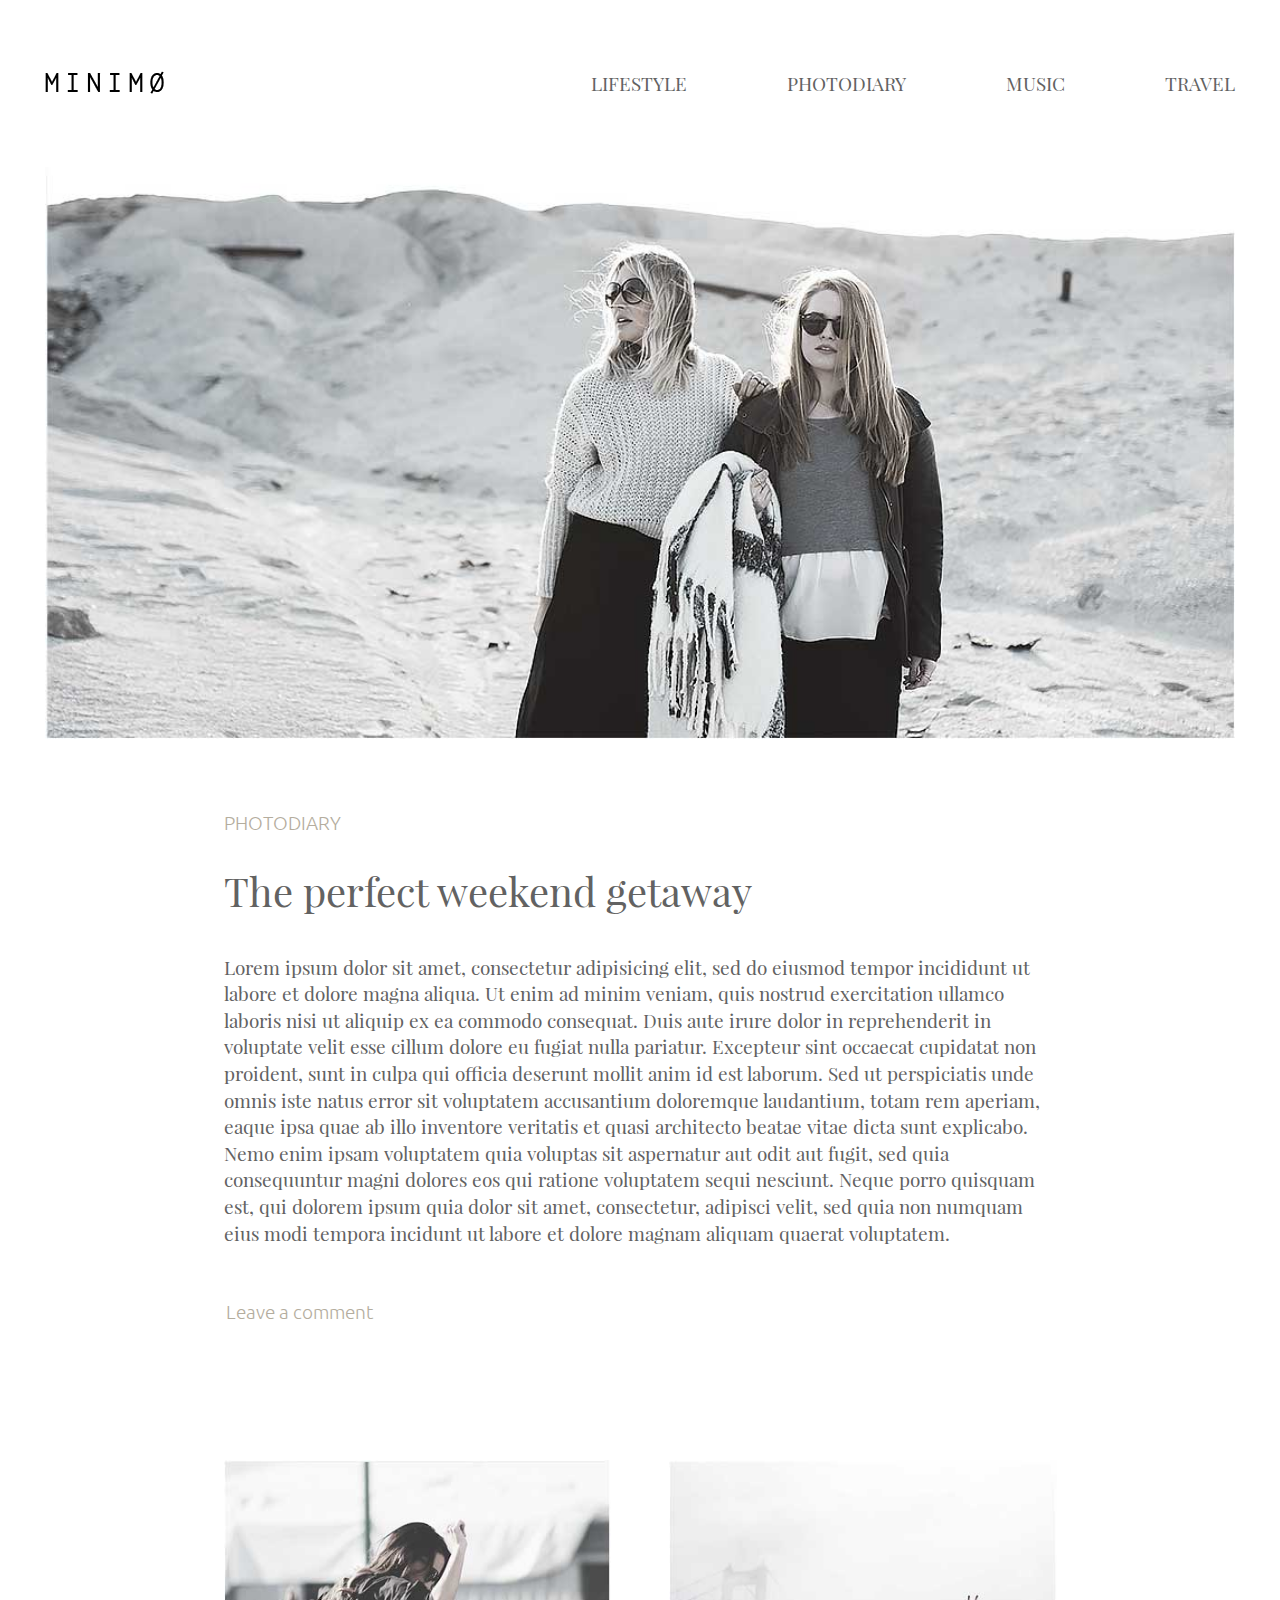
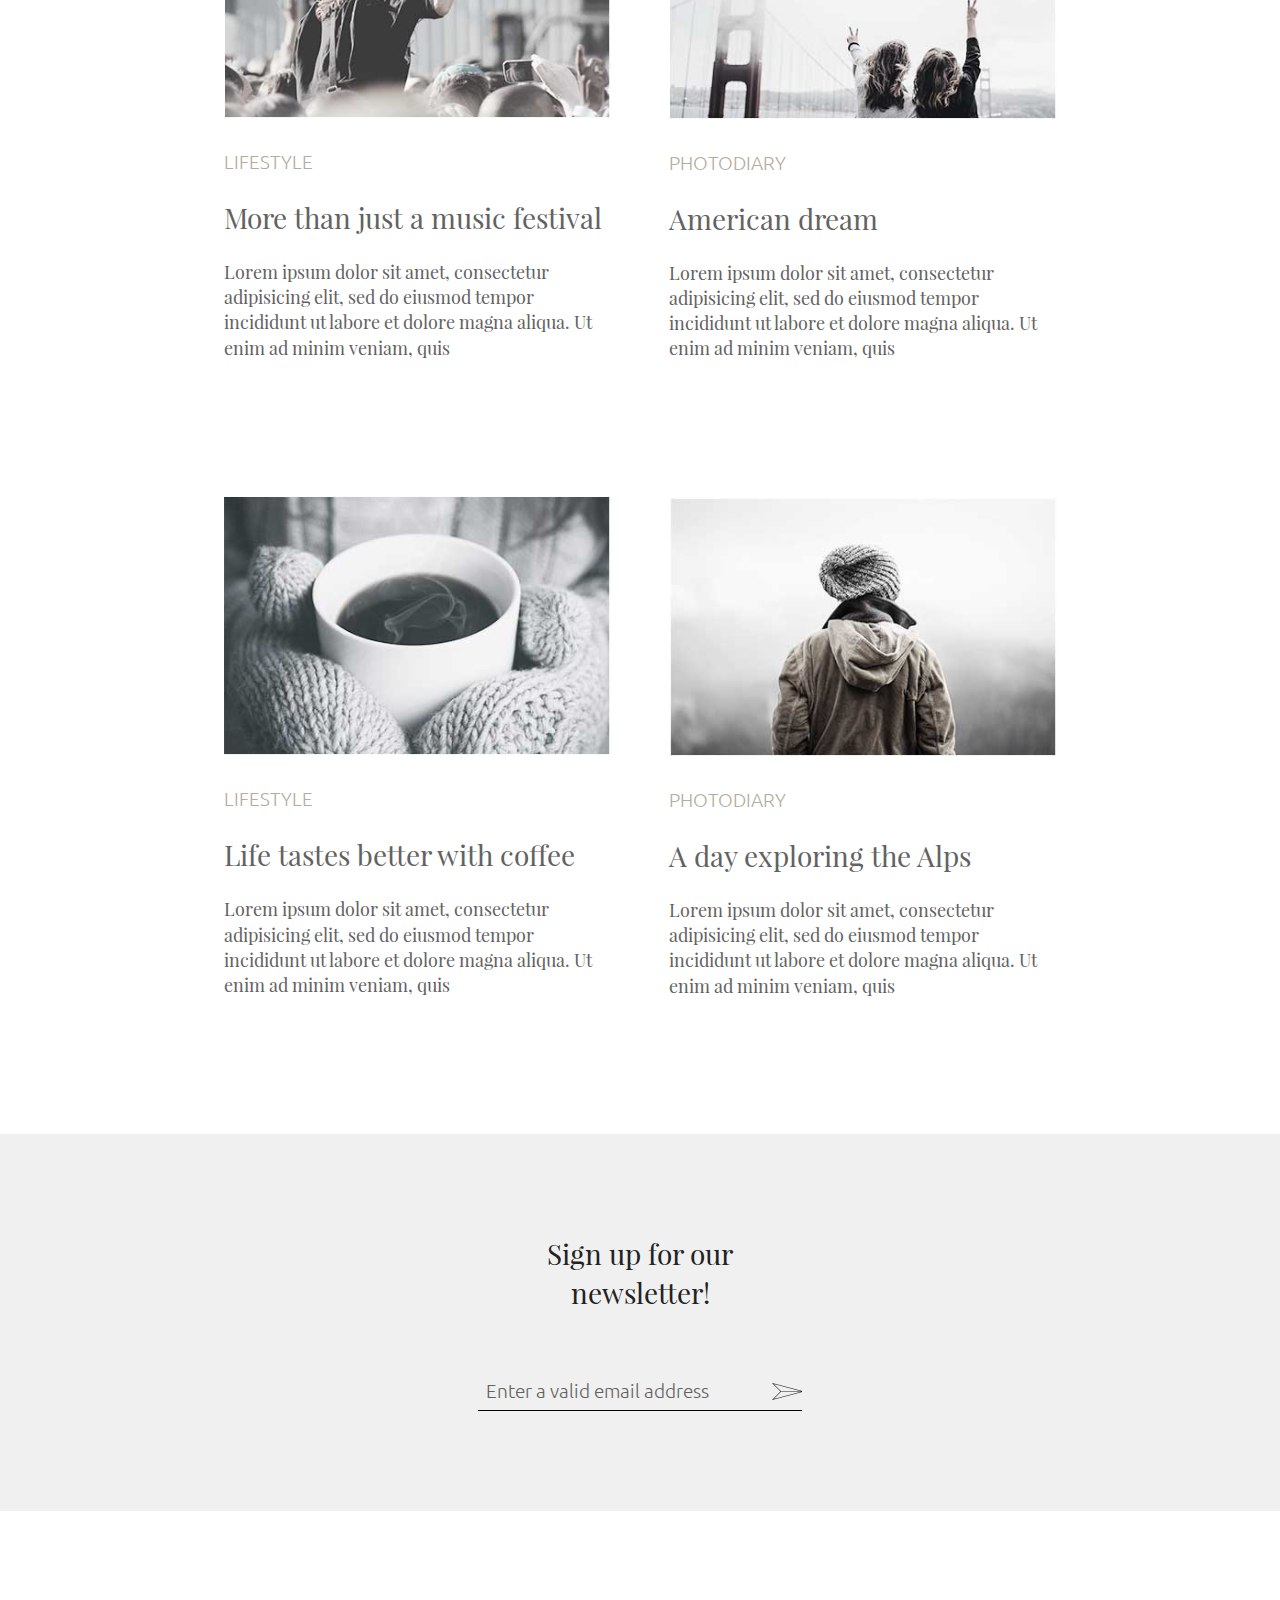
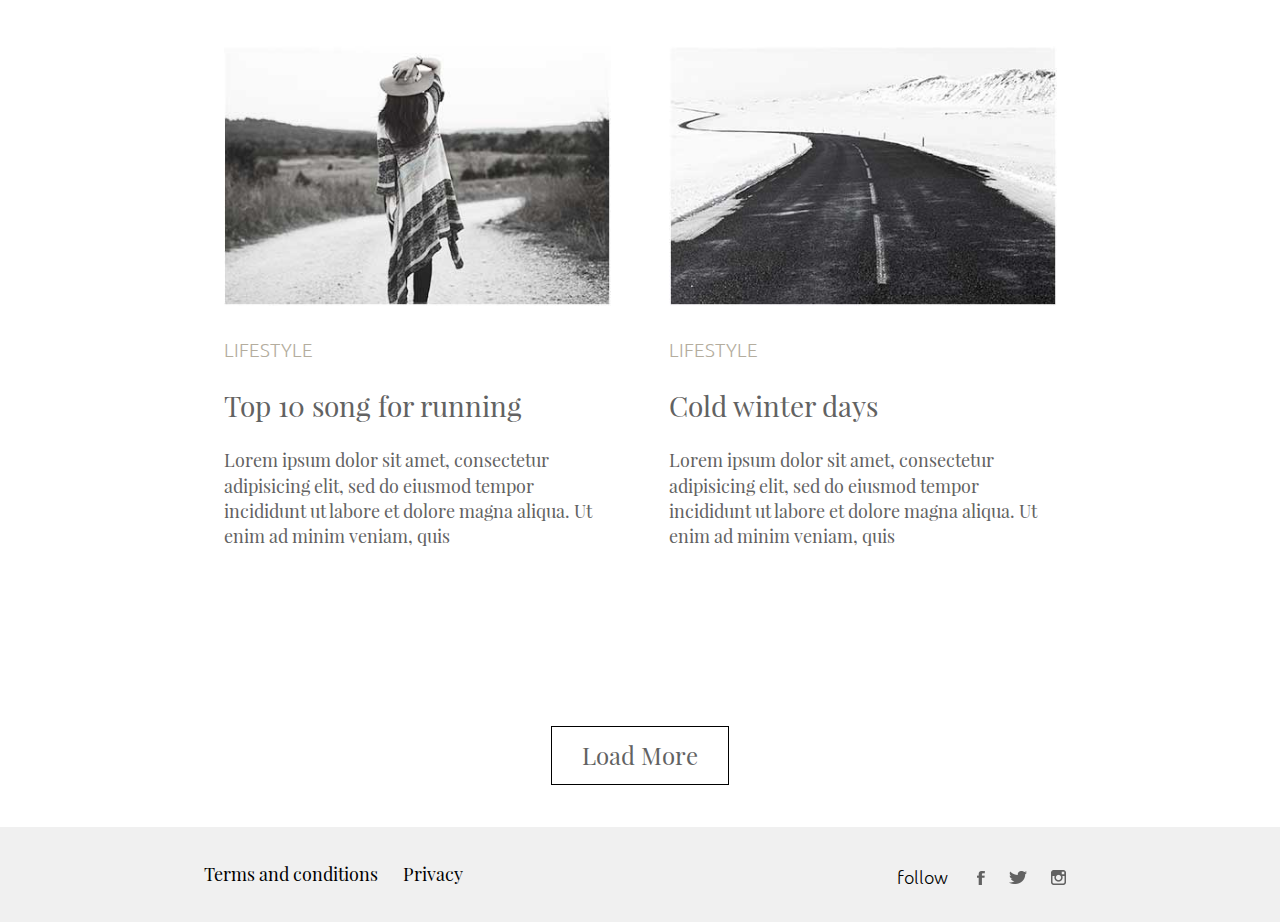
<file: index.html>
<!DOCTYPE html>
<html class="no-js" lang="en">

<head>
  <meta charset="utf-8">
  <title>Home page</title>
  <meta name="description" content="Blog template, traveling, blog template design, blog template layout ,  traveling abroad, traveling by train">
  <meta name="viewport" content="width=device-width, initial-scale=1">
  <link rel="shortcut icon" href="favicon.ico" type="image/x-icon">
  <link rel="stylesheet" href="assets/css/normalize.css">
  <!-- Custom css link -->
  <link rel="stylesheet" href="assets/css/main.css">
  <link rel="stylesheet" href="assets/css/responsive.css">
</head>

<body>

<div class="container-main">
	<div class="container">
		<!-- Header section start -->
		<div class="header">
			<div class="logo">
				<a href="index.html"><img src="assets/img/logo.png" alt="logo"></a>
			</div>
			<div class="menu-section">
				<ul>
					<li><a href="#">lifestyle</a></li>
					<li><a href="post-side.html">photodiary</a></li>
					<li><a href="#">music</a></li>
					<li><a class="last-item" href="#">travel</a></li>
				</ul>
			</div>
		</div><!-- End header section -->

		<!-- Slider section start -->
		<div class="slider">
			<img src="assets/img/section/minimo.jpg" alt="slider image">
		</div><!-- End slider section -->

		<!-- Start post section -->
		<div class="post-section-main">
			<div class="post-article-section">
				<span>photodiary</span>
				<h1>The perfect weekend getaway</h1>
				<p>Lorem ipsum dolor sit amet, consectetur adipisicing elit, sed do eiusmod tempor incididunt ut labore et dolore magna aliqua. Ut enim ad minim veniam, quis nostrud exercitation ullamco laboris nisi ut aliquip ex ea commodo consequat. Duis aute irure dolor in reprehenderit in voluptate velit esse cillum dolore eu fugiat nulla pariatur. Excepteur sint occaecat cupidatat non proident, sunt in culpa qui officia deserunt mollit anim id est laborum. Sed ut perspiciatis unde omnis iste natus error sit voluptatem accusantium doloremque laudantium, totam rem aperiam, eaque ipsa quae ab illo inventore veritatis et quasi architecto beatae vitae dicta sunt explicabo. Nemo enim ipsam voluptatem quia voluptas sit aspernatur aut odit aut fugit, sed quia consequuntur magni dolores eos qui ratione voluptatem sequi nesciunt. Neque porro quisquam est, qui dolorem ipsum quia dolor sit amet, consectetur, adipisci velit, sed quia non numquam eius modi tempora incidunt ut labore et dolore magnam aliquam quaerat voluptatem.</p>

				<input type="text" placeholder="Leave a comment" name="comment">
			</div>
		

			<!-- Single post section start -->
			<div class="single-post-main">
				<div class="post-w50">
					<div class="single-post-item">
						<img src="assets/img/section/article-1.jpg" alt="section one">
						<span>Lifestyle</span>
						<h2>More than just a music festival </h2>
						<p>Lorem ipsum dolor sit amet, consectetur adipisicing elit, sed do eiusmod tempor incididunt ut labore et dolore magna aliqua. Ut enim ad minim veniam, quis</p>
					</div>

					<div class="single-post-item">
						<img src="assets/img/section/article-2.jpg" alt="section two">
						<span>lifestyle</span>
						<h2>Life tastes better with coffee</h2>
						<p>Lorem ipsum dolor sit amet, consectetur adipisicing elit, sed do eiusmod tempor incididunt ut labore et dolore magna aliqua. Ut enim ad minim veniam, quis</p>
					</div>
				</div>

				<div class="post-w50">
					<div class="single-post-item float-right">
						<img src="assets/img/section/article-3.jpg" alt="section one">
						<span>photodiary</span>
						<h2>American dream</h2>
						<p>Lorem ipsum dolor sit amet, consectetur adipisicing elit, sed do eiusmod tempor incididunt ut labore et dolore magna aliqua. Ut enim ad minim veniam, quis</p>
					</div>

					<div class="single-post-item float-right">
						<img src="assets/img/section/article-4.jpg" alt="section two">
						<span>photodiary</span>
						<h2>A day exploring the Alps</h2>
						<p>Lorem ipsum dolor sit amet, consectetur adipisicing elit, sed do eiusmod tempor incididunt ut labore et dolore magna aliqua. Ut enim ad minim veniam, quis</p>
					</div>
				</div>
			</div>	<!-- End signle post main -->	
		</div><!-- End post section -->
	</div><!-- End container -->


	<!-- Newsletter section -->

	<div class="news-letter-main">
		<div class="news-letter-message news-letter">
			<h2>Sign up for our newsletter!</h2>
			<input type="text" placeholder="Enter a valid email address" name="message">
		</div>
	</div><!-- End newsletter section -->

	<!-- Signle post load more section start -->
	<div class="container">
		<div class="single-post-loadmore">
			<div class="single-post">
				<div class="single-post-item">
					<div class="item">
						<img src="assets/img/section/single-post-1.jpg" alt="single picture">
						<span>Lifestyle</span>
						<h2>Top 10 song for running</h2>
						<p>Lorem ipsum dolor sit amet, consectetur adipisicing elit, sed do eiusmod tempor incididunt ut labore et dolore magna aliqua. Ut enim ad minim veniam, quis</p>
					</div>
				</div>

				<div class="single-post-item">
					<div class="item float-right">
						<img src="assets/img/section/single-post-2.jpg" alt="single picture">
						<span>Lifestyle</span>
						<h2>Cold winter days</h2>
						<p>Lorem ipsum dolor sit amet, consectetur adipisicing elit, sed do eiusmod tempor incididunt ut labore et dolore magna aliqua. Ut enim ad minim veniam, quis</p>
					</div>
				</div>
			</div><!-- End single post -->

							<!-- Load more -->
			<div class="load-more">
				<a href="post-full.html"><button class="load-btn">Load More</button></a>
			</div>
		</div><!-- End signle post loadmore -->
	</div><!-- End container -->


	<!-- Footer section -->
	<div class="footer-section-main">
		<div class="footer">
			<div class="footer-left">
				<div class="footer-menu">
					<ul>
						<li><a href="#">Terms and conditions</a></li>
						<li><a href="#">Privacy</a></li>
					</ul>
				</div>
			</div>

			<div class="footer-right">
				<span>Follow</span>
				<div class="social-icon">
					<a href="#"><img src="assets/img/section/facebook.png" alt="facebook"></a>
					<a href="#"><img src="assets/img/section/twitter.png" alt="twitter"></a>
					<a href="#"><img src="assets/img/section/instagram.png" alt="instagram"></a>
				</div>
			</div>
		</div>
	</div>	<!-- Footer main end -->	

</div><!-- Container main end -->


</body>

</html>
</file>
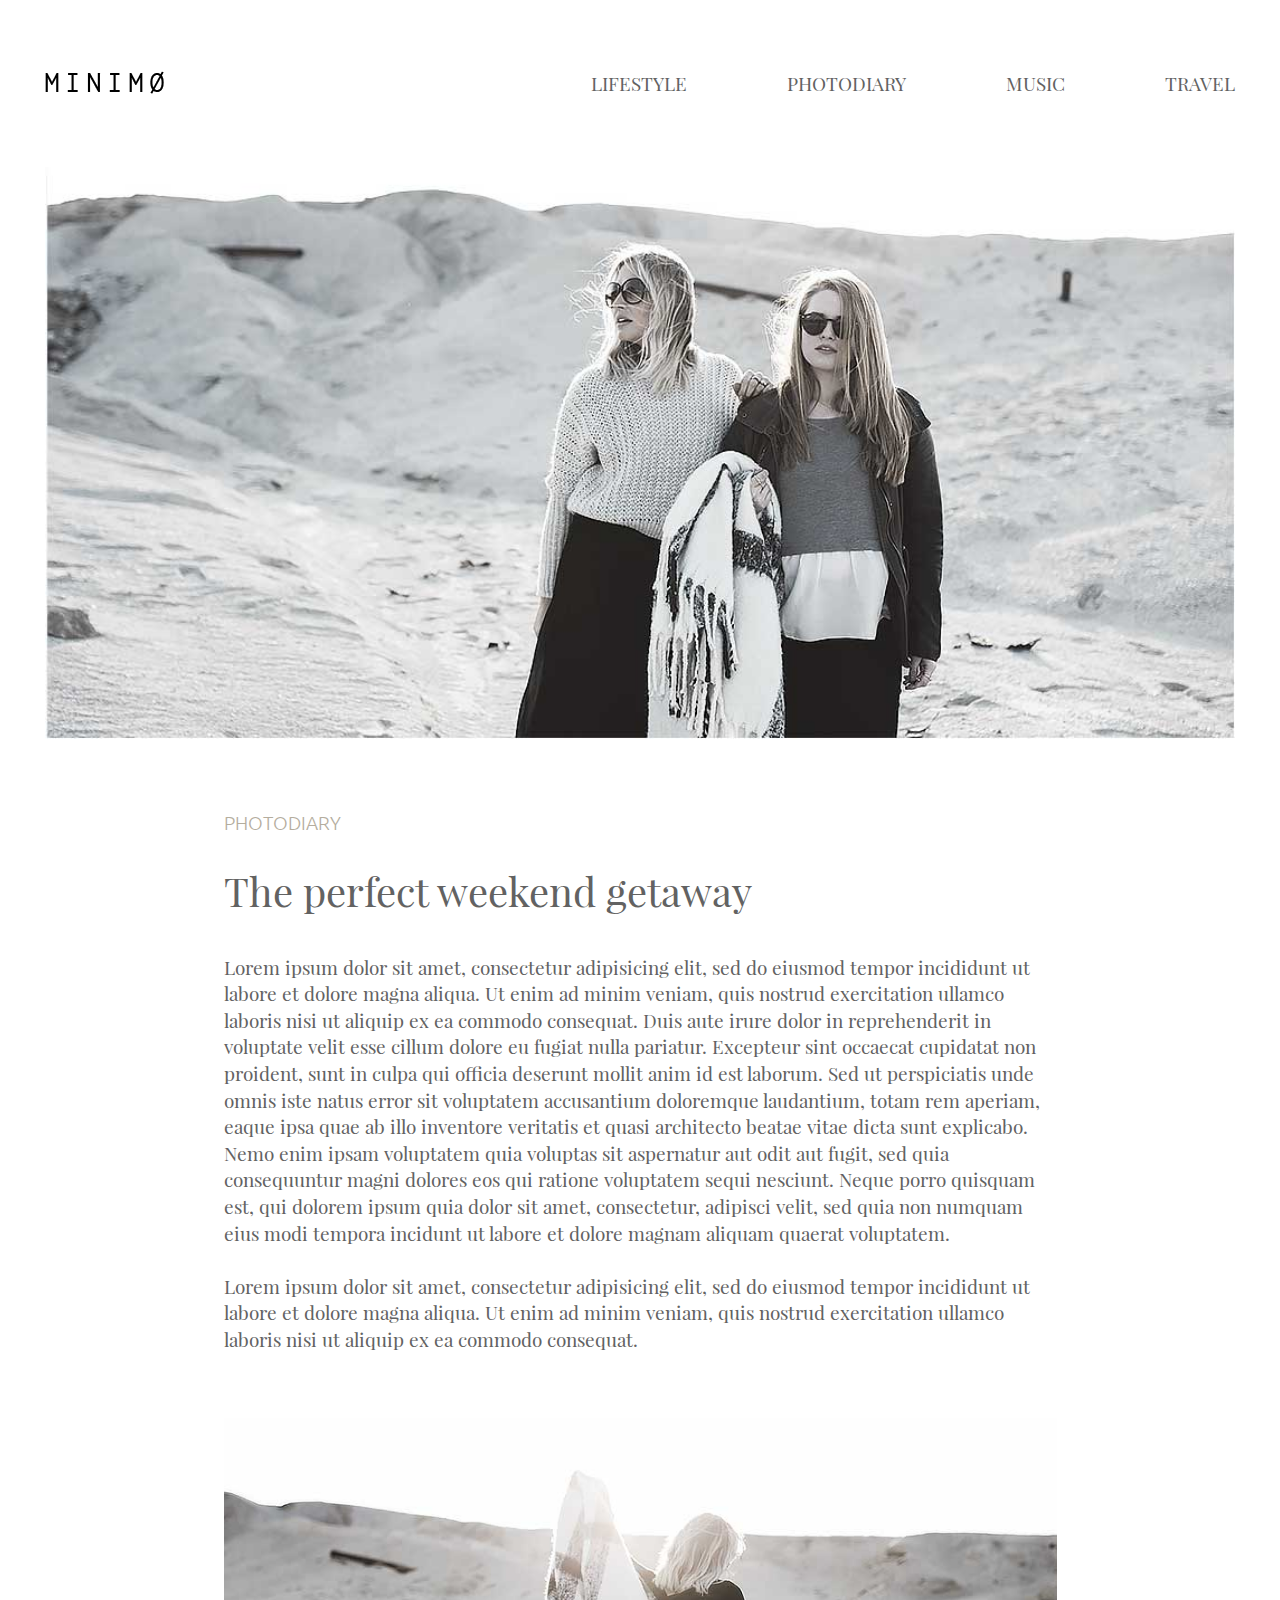
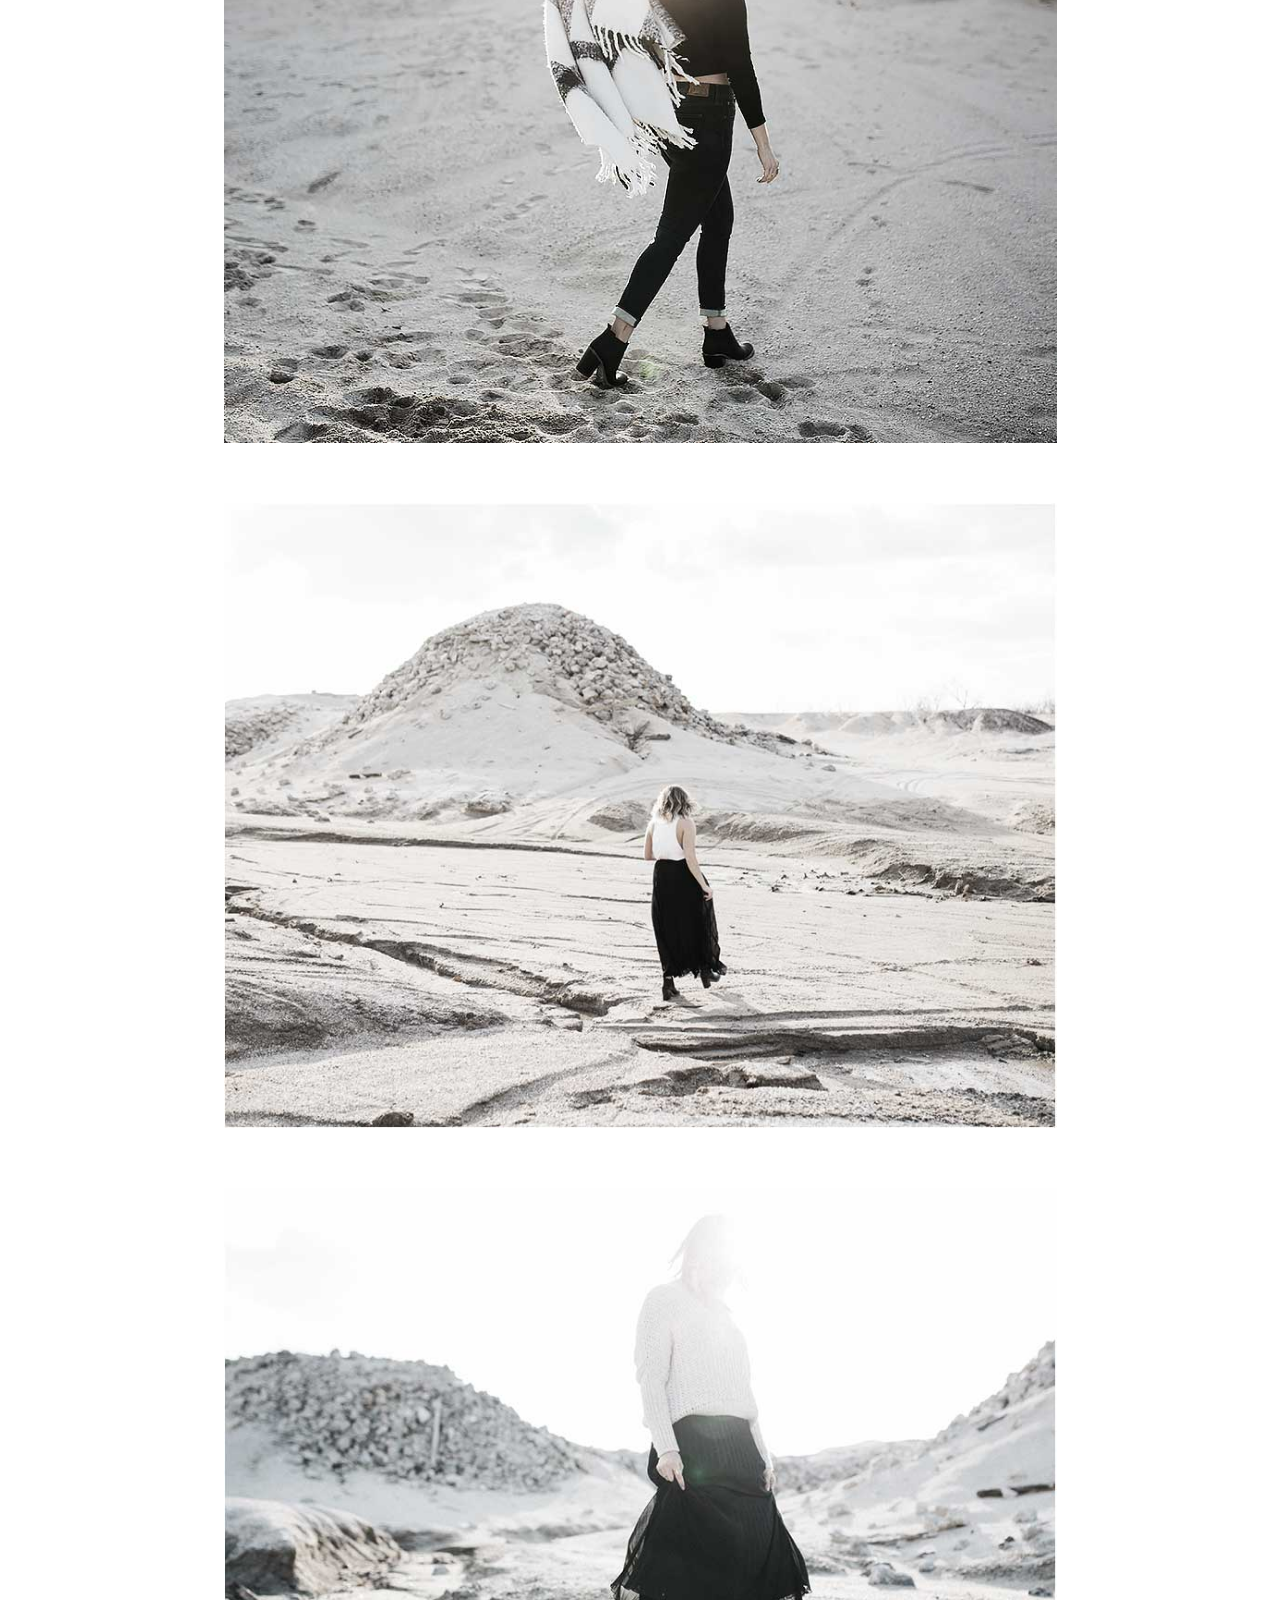
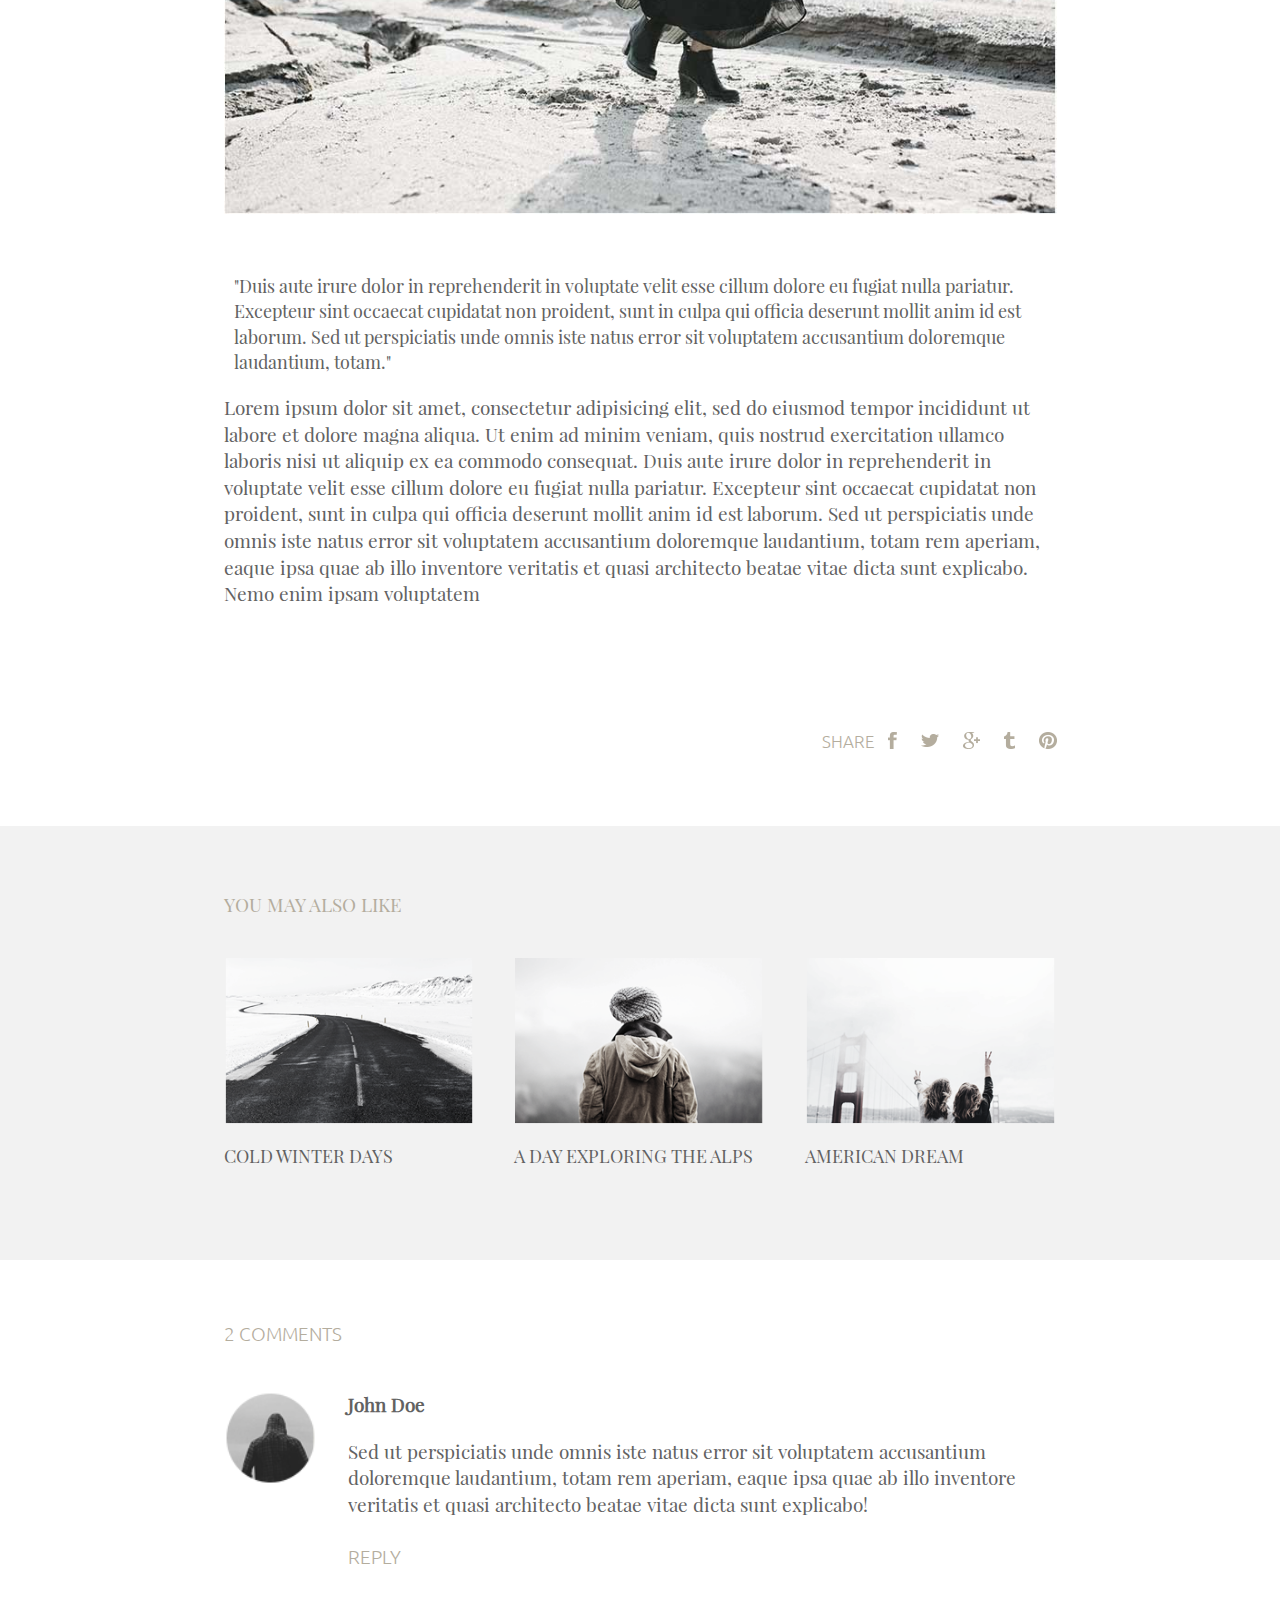
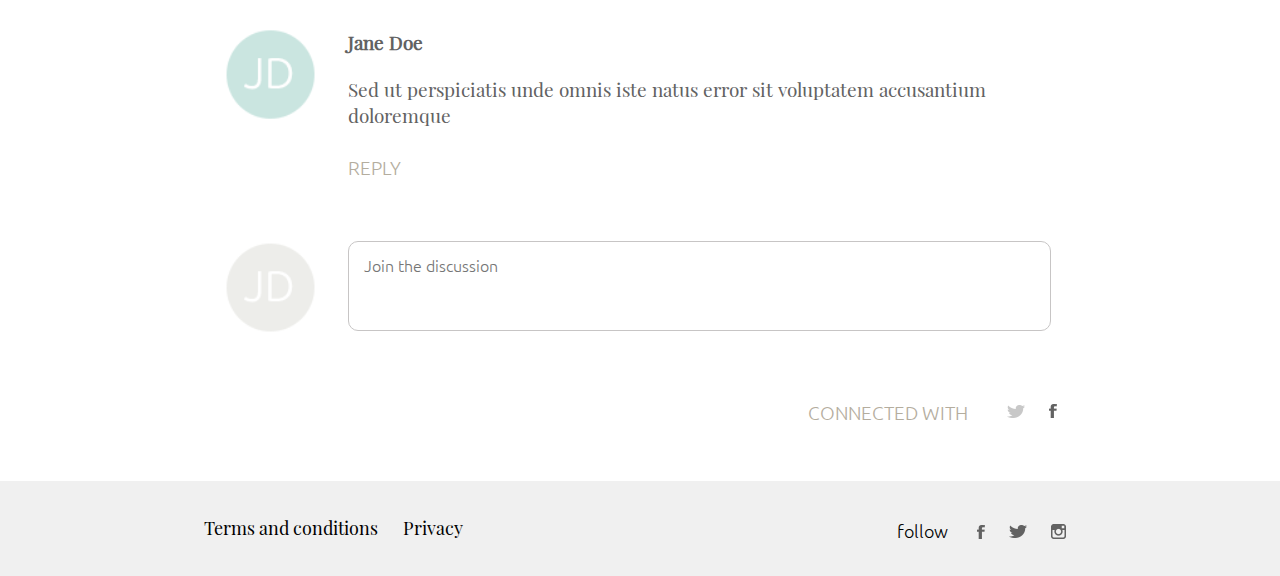
<file: post-full.html>
<!DOCTYPE html>
<html class="no-js" lang="en">

<head>
  <meta charset="utf-8">
  <title>Post section full</title>
  <meta name="description" content="Blog template, traveling, blog template design, blog template layout ,  traveling abroad, traveling by train">
  <meta name="viewport" content="width=device-width, initial-scale=1">
  <link rel="shortcut icon" href="favicon.ico" type="image/x-icon">
  <link rel="stylesheet" href="assets/css/normalize.css">
  <!-- Custom css link -->
  <link rel="stylesheet" href="assets/css/main.css">
  <link rel="stylesheet" href="assets/css/post-full.css">
  <!-- responsive css -->
  <link rel="stylesheet" href="assets/css/responsive.css">
</head>

<body>

<div class="container-main">
	<div class="container">
		<!-- Header section start -->
		<div class="header">
			<div class="logo">
				<a href="index.html"><img src="assets/img/logo.png" alt="logo"></a>
			</div>
			<div class="menu-section">
				<ul>
					<li><a href="#">lifestyle</a></li>
					<li><a href="post-side.html">photodiary</a></li>
					<li><a href="#">music</a></li>
					<li><a class="last-item" href="#">travel</a></li>
				</ul>
			</div>
		</div><!-- End header section -->

		<!-- Slider section start -->
		<div class="slider">
			<img src="assets/img/section/minimo.jpg" alt="slider image">
		</div><!-- End slider section -->

		<!-- Start post section -->
		<div class="post-section-main">
			<div class="post-article-section">
				<span>photodiary</span>
				<h1>The perfect weekend getaway</h1>
				<p>Lorem ipsum dolor sit amet, consectetur adipisicing elit, sed do eiusmod tempor incididunt ut labore et dolore magna aliqua. Ut enim ad minim veniam, quis nostrud exercitation ullamco laboris nisi ut aliquip ex ea commodo consequat. Duis aute irure dolor in reprehenderit in voluptate velit esse cillum dolore eu fugiat nulla pariatur. Excepteur sint occaecat cupidatat non proident, sunt in culpa qui officia deserunt mollit anim id est laborum. Sed ut perspiciatis unde omnis iste natus error sit voluptatem accusantium doloremque laudantium, totam rem aperiam, eaque ipsa quae ab illo inventore veritatis et quasi architecto beatae vitae dicta sunt explicabo. Nemo enim ipsam voluptatem quia voluptas sit aspernatur aut odit aut fugit, sed quia consequuntur magni dolores eos qui ratione voluptatem sequi nesciunt. Neque porro quisquam est, qui dolorem ipsum quia dolor sit amet, consectetur, adipisci velit, sed quia non numquam eius modi tempora incidunt ut labore et dolore magnam aliquam quaerat voluptatem.<br><br>Lorem ipsum dolor sit amet, consectetur adipisicing elit, sed do eiusmod tempor incididunt ut labore et dolore magna aliqua. Ut enim ad minim veniam, quis nostrud exercitation ullamco laboris nisi ut aliquip ex ea commodo consequat.</p>
			</div>
		</div><!-- End post section main -->

		<!-- Post full img section -->
		<div class="post-full-img-section">
			<div class="img-part">
				<img src="assets/img/post-full/1.jpg" alt="girl image">
			</div>
			<div class="img-part">
				<img src="assets/img/post-full/2.jpg" alt="girl image">
			</div>
			<div class="img-part">
				<img src="assets/img/post-full/3.jpg" alt="girl image">
			</div>
			<div class="post-text-section">
				<p class="txt-1">"Duis aute irure dolor in reprehenderit in voluptate velit esse cillum dolore eu fugiat nulla pariatur. Excepteur sint occaecat cupidatat non proident, sunt in culpa qui officia deserunt mollit anim id est laborum. Sed ut perspiciatis unde omnis iste natus error sit voluptatem accusantium doloremque laudantium, totam."</p>
				<p class="txt-2">Lorem ipsum dolor sit amet, consectetur adipisicing elit, sed do eiusmod tempor incididunt ut labore et dolore magna aliqua. Ut enim ad minim veniam, quis nostrud exercitation ullamco laboris nisi ut aliquip ex ea commodo consequat. Duis aute irure dolor in reprehenderit in voluptate velit esse cillum dolore eu fugiat nulla pariatur. Excepteur sint occaecat cupidatat non proident, sunt in culpa qui officia deserunt mollit anim id est laborum. Sed ut perspiciatis unde omnis iste natus error sit voluptatem accusantium doloremque laudantium, totam rem aperiam, eaque ipsa quae ab illo inventore veritatis et quasi architecto beatae vitae dicta sunt explicabo. Nemo enim ipsam voluptatem </p>
			</div>
			<div class="share-link">
				<span>Share</span>
					<div class="social-icon">
						<a href="#"><img src="assets/img/post-full/f.png" alt="facebook"></a>
						<a href="#"><img src="assets/img/post-full/t.png" alt="twitter"></a>
						<a href="#"><img src="assets/img/post-full/g.png" alt="google-plus"></a>
						<a href="#"><img src="assets/img/post-full/tu.png" alt="tubmbler"></a>
						<a href="#" class="pinterest"><img src="assets/img/post-full/p.png" alt="pinterest"></a>
					</div>
			</div>	
		</div>
	</div><!-- End container -->

	<!-- You mat like main start -->
	<div class="you-may-like-main">
		<div class="container">
			<div class="you-may-like-section">
				<span>you may also like</span>
				<div class="you-may-item-full">
					<div class="item-section ml-0">
						<img src="assets/img/post-full/4.png" alt="road">
						<span>Cold winter days</span>
					</div>

					<div class="item-section">
						<img src="assets/img/post-full/5.png" alt="road">
						<span>A day exploring the Alps</span>
					</div>

					<div class="item-section mr-0">
						<img src="assets/img/post-full/6.png" alt="road">
						<span>American dream</span>
					</div>
				</div>
			</div>
		</div><!-- End container -->
	</div><!-- end you may like main -->
	
<div class="container">
	<!-- Comment section main start -->
	<div class="comment-main">
		<span>2 comments</span>
		<div class="comment-section">
			<div class="comment-item">
				<div class="left">
					<img src="assets/img/post-full/man.png" alt="man">
				</div>
				<div class="right">
					<h3>John Doe</h3>
					<p>Sed ut perspiciatis unde omnis iste natus error sit voluptatem accusantium doloremque laudantium, totam rem aperiam, eaque ipsa quae ab illo inventore veritatis et quasi architecto beatae vitae dicta sunt explicabo!</p>
					<span>reply</span>
				</div>
			</div>

			<div class="comment-item">
				<div class="left">
					<img src="assets/img/post-full/man2.png" alt="man">
				</div>
				<div class="right">
					<h3>Jane Doe</h3>
					<p>Sed ut perspiciatis unde omnis iste natus error sit voluptatem accusantium doloremque</p>
					<span>reply</span>
				</div>
			</div>

			<div class="comment-item">
				<div class="left">
					<img src="assets/img/post-full/man3.png" alt="man">
				</div>
				<div class="right">
					<input type="text" name="discussion" placeholder="Join the discussion">
				</div>	
			</div>

			<div class="connected">
				<span>Connected with</span>
				<div class="social-icon">
					<a href="#"><img src="assets/img/post-full/t-light.png"></a>
					<a href="#" class="fr-0"><img src="assets/img/section/facebook.png"></a>
				</div>
			</div>
		</div>
	</div><!-- End comment main -->
</div><!-- End container -->




	<!-- Footer section -->
	<div class="footer-section-main">
		<div class="footer">
			<div class="footer-left">
				<div class="footer-menu">
					<ul>
						<li><a href="#">Terms and conditions</a></li>
						<li><a href="#">Privacy</a></li>
					</ul>
				</div>
			</div>

			<div class="footer-right">
				<span>Follow</span>
				<div class="social-icon">
					<a href="#"><img src="assets/img/section/facebook.png" alt="facebook"></a>
					<a href="#"><img src="assets/img/section/twitter.png" alt="twitter"></a>
					<a href="#"><img src="assets/img/section/instagram.png" alt="instagram"></a>
				</div>
			</div>
		</div>
	</div>	<!-- Footer main end -->	

</div><!-- Container main end -->


  
</body>

</html>
</file>
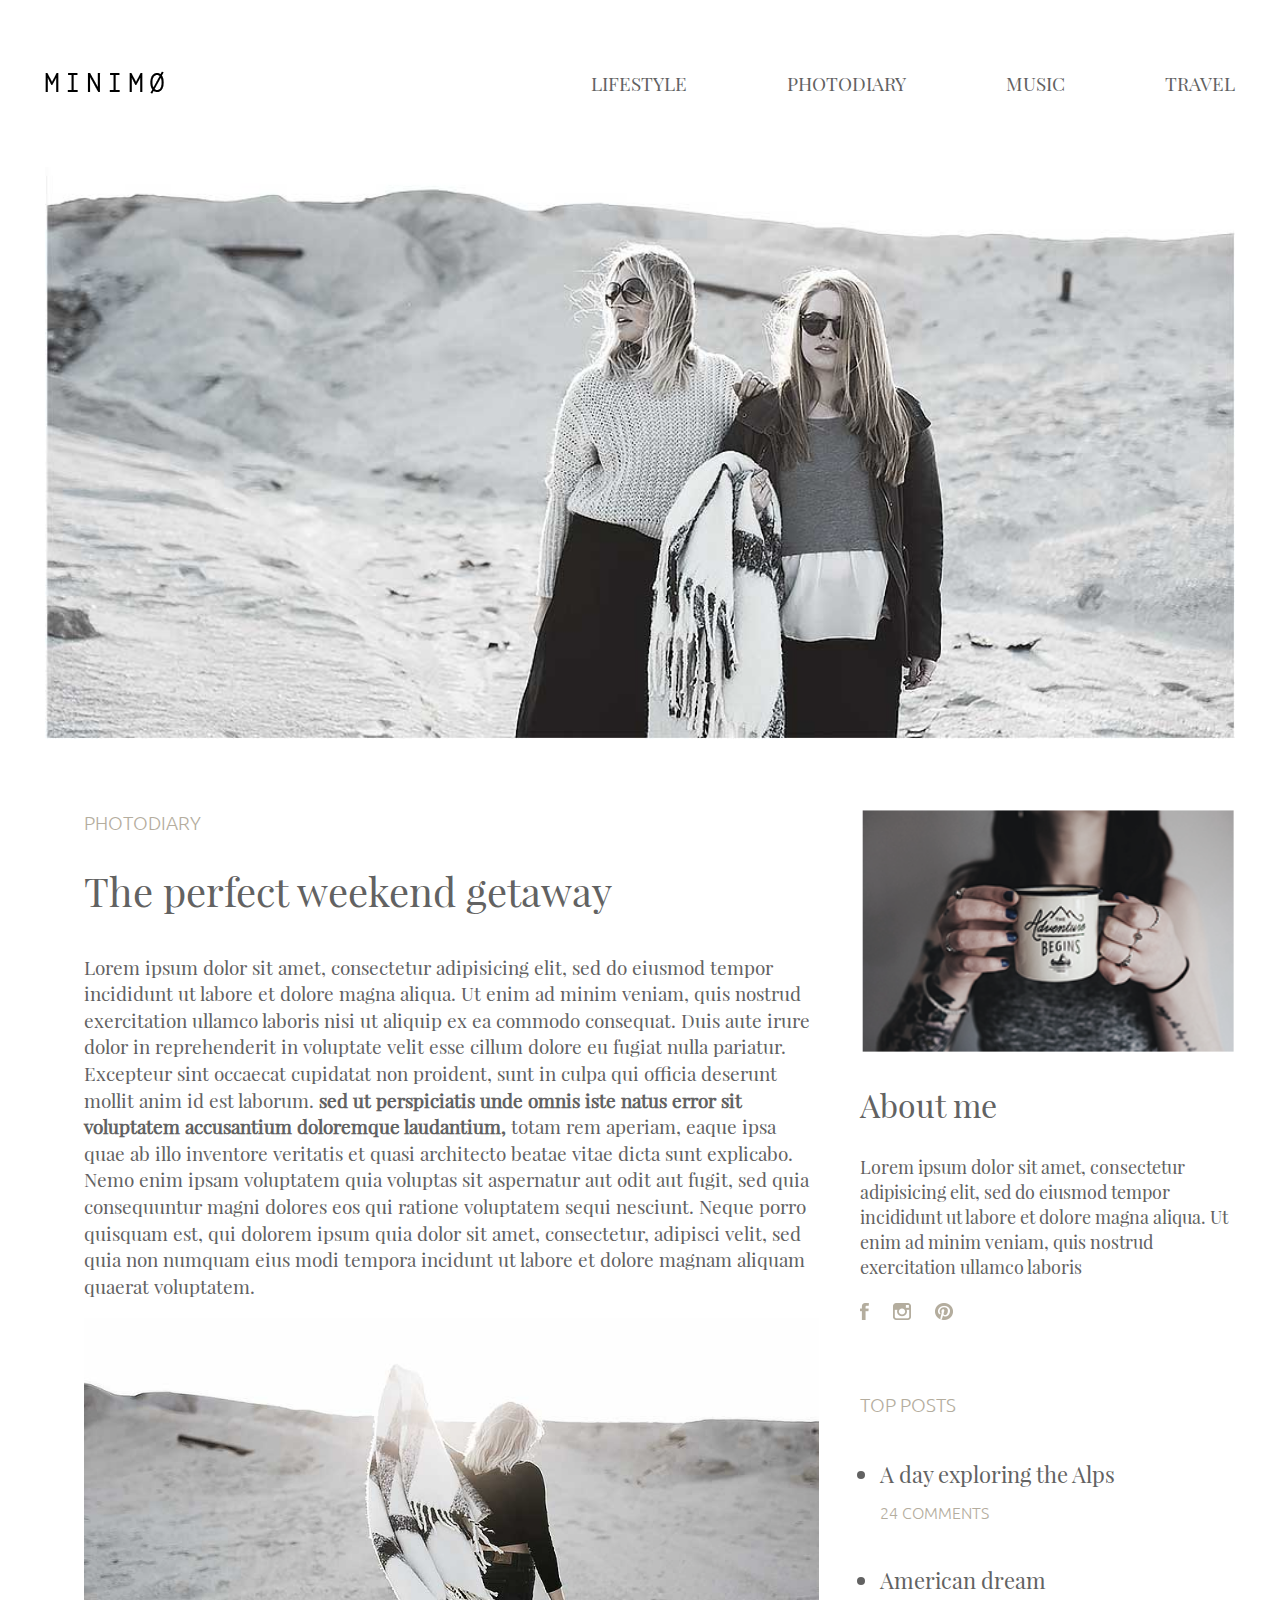
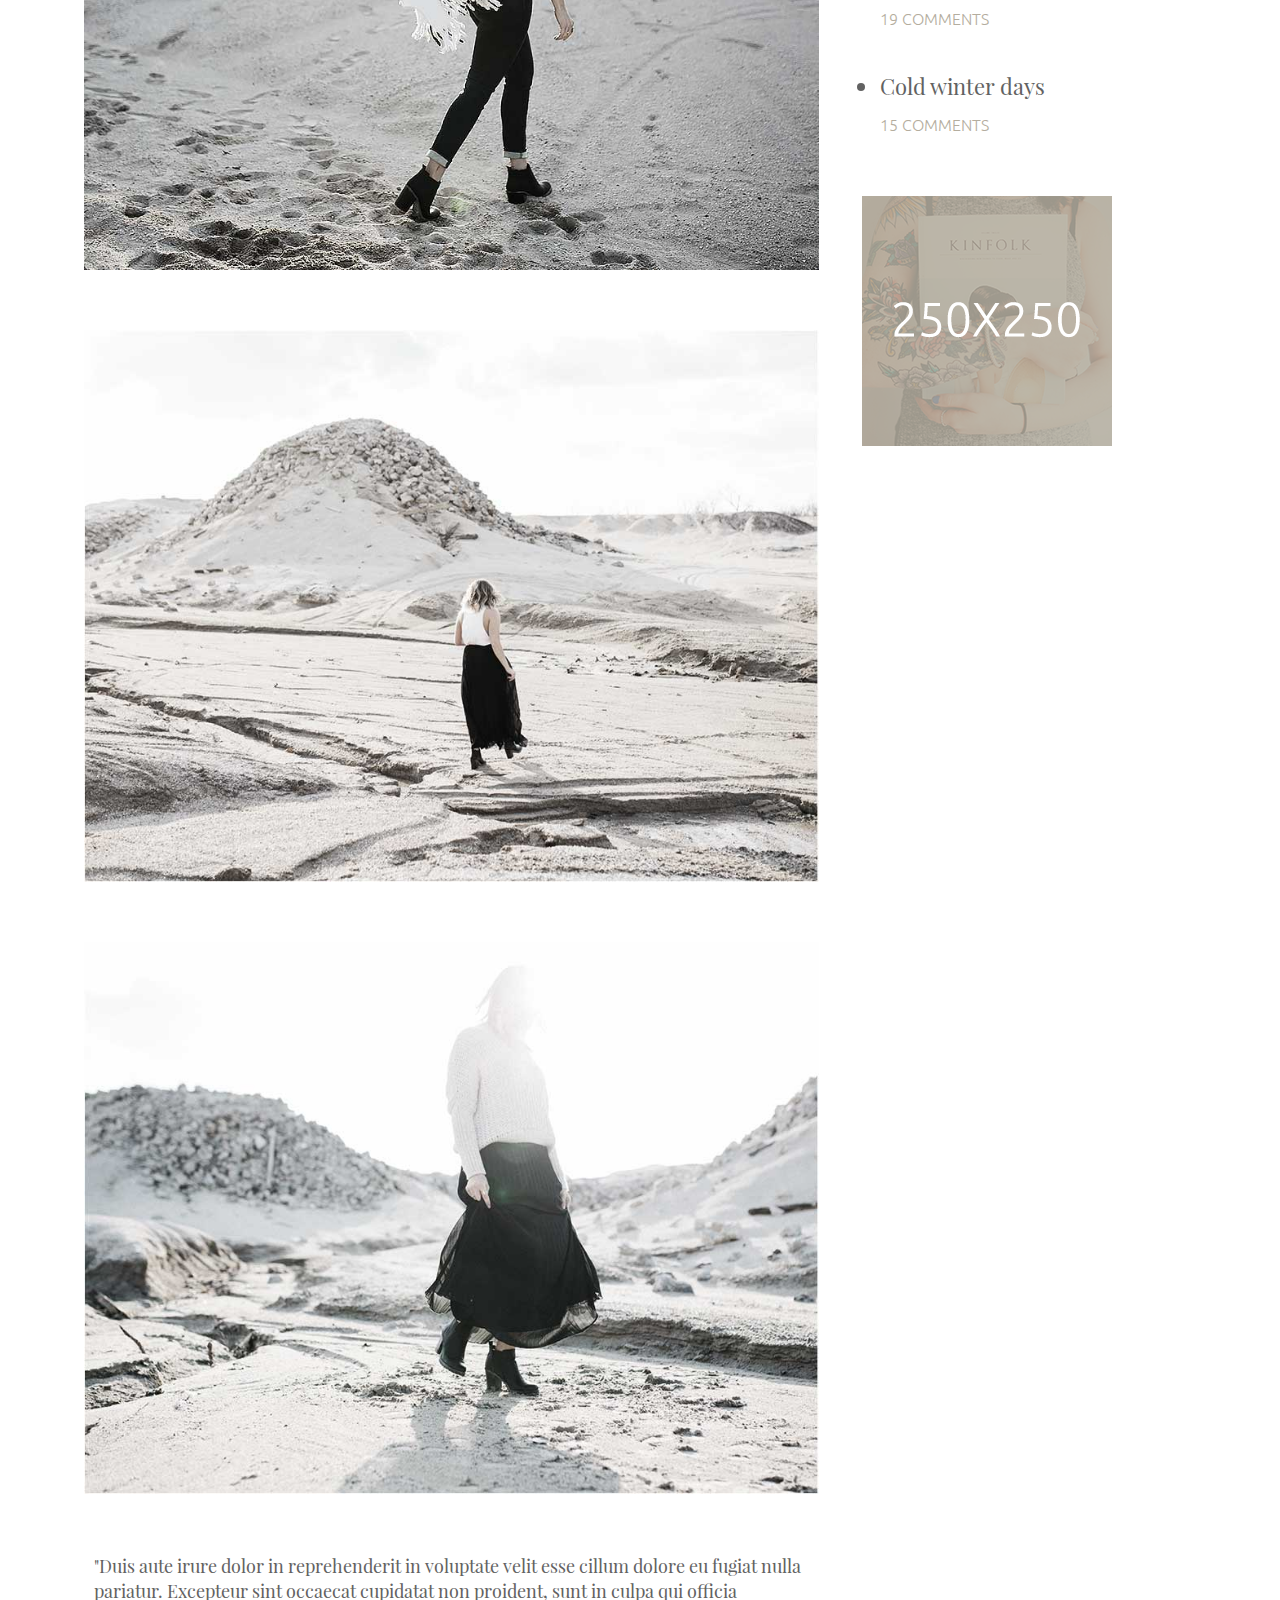
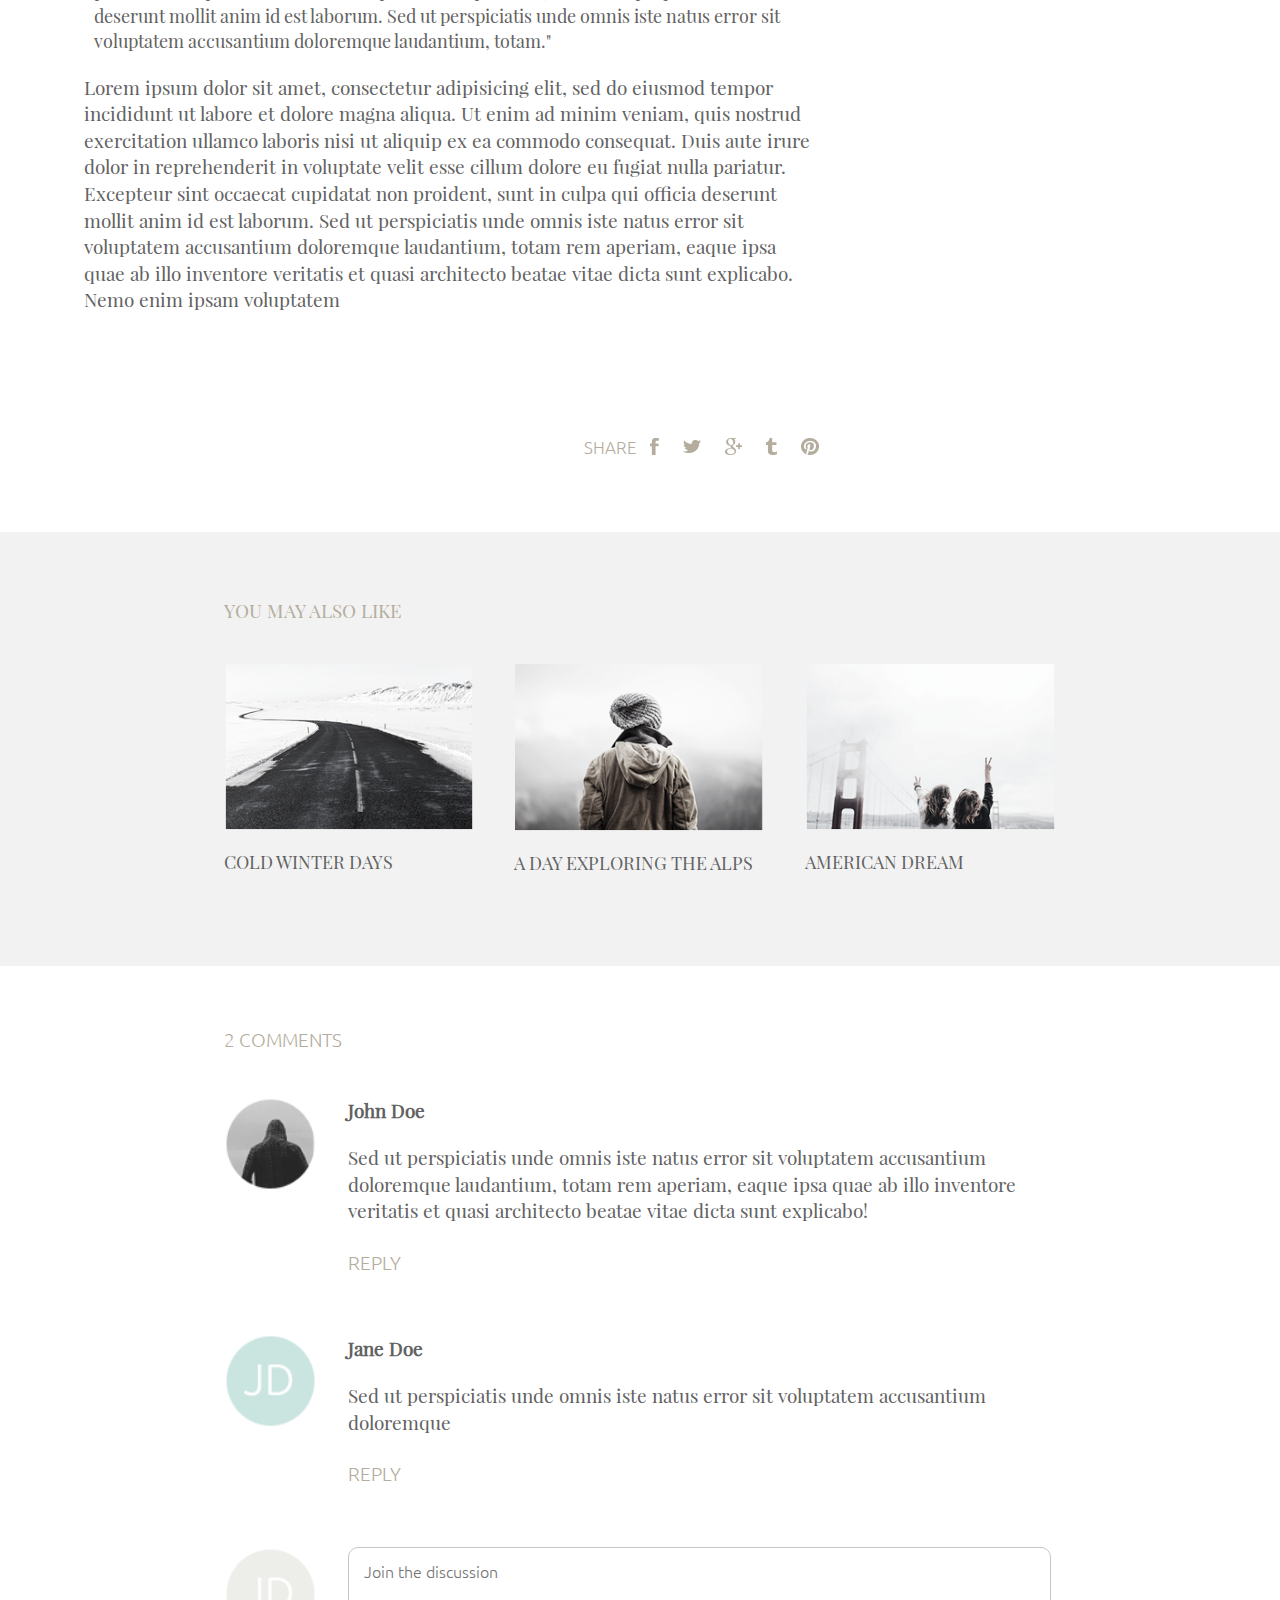
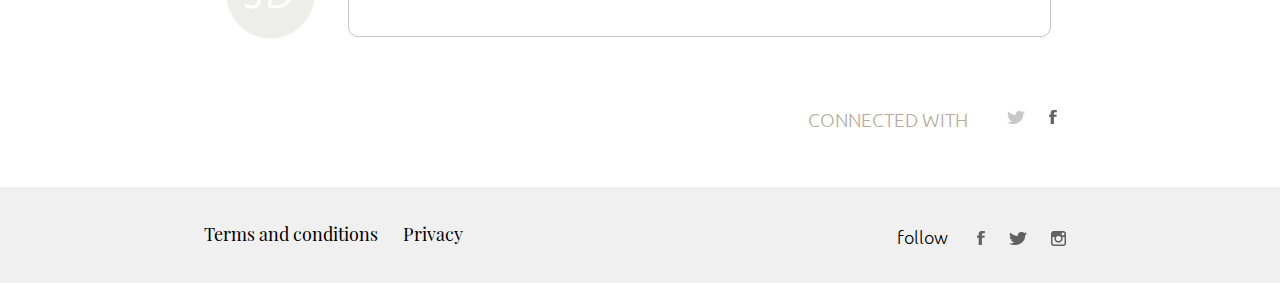
<file: post-side.html>
<!DOCTYPE html>
<html class="no-js" lang="en">

<head>
  <meta charset="utf-8">
  <title>Post section full with sidebar</title>
  <meta name="description" content="Blog template, traveling, blog template design, blog template layout ,  traveling abroad, traveling by train">
  <meta name="viewport" content="width=device-width, initial-scale=1">
  <link rel="shortcut icon" href="favicon.ico" type="image/x-icon">
  <link rel="stylesheet" href="assets/css/normalize.css">
  <!-- Custom css link -->
  <link rel="stylesheet" href="assets/css/main.css">
  <link rel="stylesheet" href="assets/css/post-full.css">
  <link rel="stylesheet" href="assets/css/post-side.css">
  <!-- responsive css -->
  <link rel="stylesheet" href="assets/css/responsive.css">
</head>

<body>

<div class="container-main">
	<div class="container">
		<!-- Header section start -->
		<div class="header">
			<div class="logo">
				<a href="index.html"><img src="assets/img/logo.png" alt="logo"></a>
			</div>
			<div class="menu-section">
				<ul>
					<li><a href="#">lifestyle</a></li>
					<li><a href="post-side.html">photodiary</a></li>
					<li><a href="#">music</a></li>
					<li><a class="last-item" href="#">travel</a></li>
				</ul>
			</div>
		</div><!-- End header section -->

		<!-- Slider section start -->
		<div class="slider">
			<img src="assets/img/section/minimo.jpg" alt="slider image">
		</div><!-- End slider section -->


		<div class="full-post-area-section">
			<!-- post section left -->
			<div class="post-section-left">
				<!-- Start post section -->
				<div class="post-section-main main">
					<div class="post-article-section main-2">
						<span>photodiary</span>
						<h1>The perfect weekend getaway</h1>
						<p>Lorem ipsum dolor sit amet, consectetur adipisicing elit, sed do eiusmod tempor incididunt ut labore et dolore magna aliqua. Ut enim ad minim veniam, quis nostrud exercitation ullamco laboris nisi ut aliquip ex ea commodo consequat. Duis aute irure dolor in reprehenderit in voluptate velit esse cillum dolore eu fugiat nulla pariatur. Excepteur sint occaecat cupidatat non proident, sunt in culpa qui officia deserunt mollit anim id est laborum. <span class="sed">Sed ut perspiciatis unde omnis iste natus error sit voluptatem accusantium doloremque laudantium,</span> totam rem aperiam, eaque ipsa quae ab illo inventore veritatis et quasi architecto beatae vitae dicta sunt explicabo. Nemo enim ipsam voluptatem quia voluptas sit aspernatur aut odit aut fugit, sed quia consequuntur magni dolores eos qui ratione voluptatem sequi nesciunt. Neque porro quisquam est, qui dolorem ipsum quia dolor sit amet, consectetur, adipisci velit, sed quia non numquam eius modi tempora incidunt ut labore et dolore magnam aliquam quaerat voluptatem.</p>
					</div>
				</div><!-- End post section main -->

				<!-- Post full img section -->
				<div class="post-full-img-section main-3">
					<div class="img-part part-1">
						<img src="assets/img/post-full/1.jpg" alt="girl image">
					</div>
					<div class="img-part part-1">
						<img src="assets/img/post-full/2.jpg" alt="girl image">
					</div>
					<div class="img-part part-1">
						<img src="assets/img/post-full/3.jpg" alt="girl image">
					</div>
					<div class="post-text-section txt-1">
						<p class="txt-1">"Duis aute irure dolor in reprehenderit in voluptate velit esse cillum dolore eu fugiat nulla pariatur. Excepteur sint occaecat cupidatat non proident, sunt in culpa qui officia deserunt mollit anim id est laborum. Sed ut perspiciatis unde omnis iste natus error sit voluptatem accusantium doloremque laudantium, totam."</p>
						<p class="txt-2">Lorem ipsum dolor sit amet, consectetur adipisicing elit, sed do eiusmod tempor incididunt ut labore et dolore magna aliqua. Ut enim ad minim veniam, quis nostrud exercitation ullamco laboris nisi ut aliquip ex ea commodo consequat. Duis aute irure dolor in reprehenderit in voluptate velit esse cillum dolore eu fugiat nulla pariatur. Excepteur sint occaecat cupidatat non proident, sunt in culpa qui officia deserunt mollit anim id est laborum. Sed ut perspiciatis unde omnis iste natus error sit voluptatem accusantium doloremque laudantium, totam rem aperiam, eaque ipsa quae ab illo inventore veritatis et quasi architecto beatae vitae dicta sunt explicabo. Nemo enim ipsam voluptatem </p>
					</div>
					<div class="share-link">
						<span>Share</span>
							<div class="social-icon">
								<a href="#"><img src="assets/img/post-full/f.png" alt="facebook"></a>
								<a href="#"><img src="assets/img/post-full/t.png" alt="facebook"></a>
								<a href="#"><img src="assets/img/post-full/g.png" alt="facebook"></a>
								<a href="#"><img src="assets/img/post-full/tu.png" alt="facebook"></a>
								<a href="#" class="pinterest"><img src="assets/img/post-full/p.png" alt="facebook"></a>
							</div>
					</div>	
				</div>
			</div> <!-- Post section left -->

			<!-- Post section right -->
			<div class="post-section-right">
				<div class="sidebar">
					<div class="first-img">
						<img src="assets/img/post-side/1.png" alt="girl">
					</div>
					<div class="post-right-header-discussion">
						<h2>About me</h2>
						<p>Lorem ipsum dolor sit amet, consectetur adipisicing elit, sed do eiusmod tempor incididunt ut labore et dolore magna aliqua. Ut enim ad minim veniam, quis nostrud exercitation ullamco laboris</p>
					</div>
					<div class="social-section">
						<a href="#" class="fl"><img src="assets/img/post-full/f.png" alt="facebook"></a>
						<a href="#"><img src="assets/img/post-side/i-light.png" alt="twitter"></a>
						<a href="#"><img src="assets/img/post-full/p.png" alt="google-plus"></a>
					</div>
					<div class="top-post-section">
						<span>Top posts</span>
						<ul>
							<li>A day exploring the Alps<br><span>24 comments</span></li>
							<li>American dream<br><span>19 comments</span></li>
							<li>Cold winter days<br><span>15 comments</span></li>
						</ul>
						<img src="assets/img/post-side/250x250.png" alt="placeholder image">
					</div>
				</div>
			</div>
		</div> <!-- Full post area section -->
	</div><!-- End container -->


	<!-- You mat like main start -->
	<div class="you-may-like-main">
		<div class="container">
			<div class="you-may-like-section">
				<span>you may also like</span>
				<div class="you-may-item-full">
					<div class="item-section ml-0">
						<img src="assets/img/post-full/4.png" alt="road">
						<span>Cold winter days</span>
					</div>

					<div class="item-section">
						<img src="assets/img/post-full/5.png" alt="road">
						<span>A day exploring the Alps</span>
					</div>

					<div class="item-section mr-0">
						<img src="assets/img/post-full/6.png" alt="road">
						<span>American dream</span>
					</div>
				</div>
			</div>
		</div><!-- End container -->
	</div><!-- end you may like main -->
	
<div class="container">
	<!-- Comment section main start -->
	<div class="comment-main">
		<span>2 comments</span>
		<div class="comment-section">
			<div class="comment-item">
				<div class="left">
					<img src="assets/img/post-full/man.png" alt="man">
				</div>
				<div class="right">
					<h3>John Doe</h3>
					<p>Sed ut perspiciatis unde omnis iste natus error sit voluptatem accusantium doloremque laudantium, totam rem aperiam, eaque ipsa quae ab illo inventore veritatis et quasi architecto beatae vitae dicta sunt explicabo!</p>
					<span>reply</span>
				</div>
			</div>

			<div class="comment-item">
				<div class="left">
					<img src="assets/img/post-full/man2.png" alt="man">
				</div>
				<div class="right">
					<h3>Jane Doe</h3>
					<p>Sed ut perspiciatis unde omnis iste natus error sit voluptatem accusantium doloremque</p>
					<span>reply</span>
				</div>
			</div>

			<div class="comment-item">
				<div class="left">
					<img src="assets/img/post-full/man3.png" alt="man">
				</div>
				<div class="right">
					<input type="text" name="discussion" placeholder="Join the discussion">
				</div>	
			</div>

			<div class="connected">
				<span>Connected with</span>
				<div class="social-icon">
					<a href="#"><img src="assets/img/post-full/t-light.png"></a>
					<a href="#" class="fr-0"><img src="assets/img/section/facebook.png"></a>
				</div>
			</div>
		</div>
	</div><!-- End comment main -->
</div><!-- End container -->




	<!-- Footer section -->
	<div class="footer-section-main">
		<div class="footer">
			<div class="footer-left">
				<div class="footer-menu">
					<ul>
						<li><a href="#">Terms and conditions</a></li>
						<li><a href="#">Privacy</a></li>
					</ul>
				</div>
			</div>

			<div class="footer-right">
				<span>Follow</span>
				<div class="social-icon">
					<a href="#"><img src="assets/img/section/facebook.png" alt="facebook"></a>
					<a href="#"><img src="assets/img/section/twitter.png" alt="twitter"></a>
					<a href="#"><img src="assets/img/section/instagram.png" alt="instagram"></a>
				</div>
			</div>
		</div>
	</div>	<!-- Footer main end -->	

</div><!-- Container main end -->


</body>

</html>
</file>
<file: assets/css/main.css>
@font-face{
  font-family: 'PlayfairDisplay';
  src: url('../fonts/PlayfairDisplay-Regular.ttf');
}

@font-face{
  font-family: 'UbuntuLight';
  src: url('../fonts/Ubuntu-Light.ttf');
}

html {
  color: #222;
  font-size: 1em;
  line-height: 1.4;
}

/*
 * Remove text-shadow in selection highlight:
 * https://twitter.com/miketaylr/status/12228805301
 *
 * Vendor-prefixed and regular ::selection selectors cannot be combined:
 * https://stackoverflow.com/a/16982510/7133471
 *
 * Customize the background color to match your design.
 */

::-moz-selection {
  background: #b3d4fc;
  text-shadow: none;
}

::selection {
  background: #b3d4fc;
  text-shadow: none;
}

/*
 * A better looking default horizontal rule
 */

hr {
  display: block;
  height: 1px;
  border: 0;
  border-top: 1px solid #ccc;
  margin: 1em 0;
  padding: 0;
}

/*
 * Remove the gap between audio, canvas, iframes,
 * images, videos and the bottom of their containers:
 * https://github.com/h5bp/html5-boilerplate/issues/440
 */

audio,
canvas,
iframe,
img,
svg,
video {
  vertical-align: middle;
}

/*
 * Remove default fieldset styles.
 */

fieldset {
  border: 0;
  margin: 0;
  padding: 0;
}

/*
 * Allow only vertical resizing of textareas.
 */

textarea {
  resize: vertical;
}

/* ==========================================================================
   Author's custom styles
   ========================================================================== */

body{
  font-family: 'PlayfairDisplay';
}
.container{
  max-width: 1190px;
  margin: 0 auto;
}
span{
  font-family: 'UbuntuLight';
  font-size: 19px;
  text-transform: uppercase;
}
p{
  font-size: 18px;
  color: #626262;
}
::placeholder{
    font-family: 'UbuntuLight';
  }


  /* Header section */
.header{
  margin: 70px 0;
  display: flex;
}
.header .logo{
  width: 40%;
}
.header .menu-section{
  width: 60%;
}
.menu-section ul{
  float: right;
  margin: 0;
  padding: 0;
  list-style: none;
}
.menu-section ul li{
  float: left;
}
.menu-section ul li a{
  text-decoration: none;
  font-size: 19px;
  text-transform: uppercase;
  color: #626262;
  padding: 8px 50px;

}
.menu-section ul li a:hover{
  background: #f0f0f0;
  color: #3e3c3c;
  transition: .4s ease;
}
.menu-section .last-item{
  padding-right: 0px;
}

/* Slider section */
.slider{
  margin-bottom: 70px;
}
.slider img{
  width: 100%;
}

/* POst section css */
.post-section-main,
.single-post-loadmore{
  width: 70%;
  margin: 0 auto;
}
.post-section-main span{
  color: #b4ad9e;
}

.post-article-section h1{
  font-size: 40px;
  font-weight: 500;
  color: #626262;
  margin-bottom: 35px;
}
.post-article-section p{
  font-size: 19px;
  color: #626262;
}
.post-article-section input{
  border: none;
  font-size: 19px;
  color: #b4ad9e;
  margin-top: 35px;
}
.post-article-section input:focus,
.news-letter-message input:focus{
  outline: none;
}
.post-article-section input::placeholder{
  color: #b4ad9e;
  font-size: 19px;
}

.single-post-main{
  margin-top: 135px;
  display: flex;
}

.post-w50{
  width: 50%;
}
.single-post-item {
  width: 93%;
  margin-bottom: 135px;
}
.single-post-item img{
  width: 100%;
}
.single-post-item.float-right{
  float: right;
}
.single-post-item span{
  display: block;
  margin-top: 30px;
}
.single-post-item h2{
  font-size: 28px;
  font-weight: 500;
  color: #626262;
}
.single-post-item p{
  margin-bottom: 0;
}

/* News letter section */
.news-letter-main{
  background: #F0F0F0;
  padding: 100px;
  text-align: center;
}
.news-letter-message h2{
	font-size: 28px;
  font-weight: 500;
  margin: 0;
  margin-bottom: 60px;
}
.news-letter-message{
  width: 30%;
  margin: 0 auto;
  position: relative;
  overflow: hidden;
}
.news-letter-message input{
  background: none;
  font-size: 19px;
  text-indent: 5px;
  border-top: none;
  border-left: none;
  border-right: none;
  width: 100%;
  padding: 8px 3px;
  border-bottom: 1px solid #000;
}
.news-letter-message input::placeholder{
  padding-bottom: 10px;
  color: #626262;
  font-size: 19px;
}
.news-letter:after{
  content: '';
  position: absolute;
  background-image: url(../img/section/send-icon.png);
  width: 30px;
  height: 18px;
  background-repeat: no-repeat;
  bottom: 10px;
  cursor: pointer;
  right: 0px;
}


/* Single post section */
.single-post{
  display: flex;
}
.single-post-loadmore{
  margin-top: 135px;
}
.single-post-item .item{
  width: 93%;
}
.single-post-item .item span{
  color: #b4ad9e;
}
.single-post-item .item.float-right{
  float: right;
}
.load-more{
  text-align: center;
  margin: 5% 0;
}
.load-btn{
  border: 1px solid #000;
  padding: 15px 30px;
  background: none;
  font-size: 24px;
  cursor: pointer;
  color: #626262;
}
.load-btn:focus{
  outline: none;
}
/* footer section css */
.footer-section-main{
  background: #F0F0F0;
  padding: 35px;
  overflow: hidden;
}
.footer{
  width: 72%;
  margin: 0 auto;
}

.footer-left,
.footer-right{
  width: 50%;
  float: left; 
}
.footer-menu ul{
  margin: 0;
  padding: 0;
  list-style: none;
}

.footer-menu ul li{
  float: left;
}
.footer-menu ul li a{
  text-decoration: none;
  font-size: 18px;
  color: #000;
  padding-right: 25px;
}
.footer-right{
  text-align: right;
}
.social-icon{
  display: inline-block;
}
.social-icon a{
  margin: 10px;
}
.footer-right span{
  text-transform: lowercase;
  color: #000;
  margin-right: 15px;
  position: relative;
  top: 2px;
  font-size: 18px;
}


/* ==========================================================================
   Helper classes
   ========================================================================== */

/*
 * Hide visually and from screen readers
 */

.hidden,
[hidden] {
  display: none !important;
}

/*
 * Hide only visually, but have it available for screen readers:
 * https://snook.ca/archives/html_and_css/hiding-content-for-accessibility
 *
 * 1. For long content, line feeds are not interpreted as spaces and small width
 *    causes content to wrap 1 word per line:
 *    https://medium.com/@jessebeach/beware-smushed-off-screen-accessible-text-5952a4c2cbfe
 */

.sr-only {
  border: 0;
  clip: rect(0, 0, 0, 0);
  height: 1px;
  margin: -1px;
  overflow: hidden;
  padding: 0;
  position: absolute;
  white-space: nowrap;
  width: 1px;
  /* 1 */
}

/*
 * Extends the .sr-only class to allow the element
 * to be focusable when navigated to via the keyboard:
 * https://www.drupal.org/node/897638
 */

.sr-only.focusable:active,
.sr-only.focusable:focus {
  clip: auto;
  height: auto;
  margin: 0;
  overflow: visible;
  position: static;
  white-space: inherit;
  width: auto;
}

/*
 * Hide visually and from screen readers, but maintain layout
 */

.invisible {
  visibility: hidden;
}

/*
 * Clearfix: contain floats
 *
 * For modern browsers
 * 1. The space content is one way to avoid an Opera bug when the
 *    `contenteditable` attribute is included anywhere else in the document.
 *    Otherwise it causes space to appear at the top and bottom of elements
 *    that receive the `clearfix` class.
 * 2. The use of `table` rather than `block` is only necessary if using
 *    `:before` to contain the top-margins of child elements.
 */

.clearfix::before,
.clearfix::after {
  content: " ";
  display: table;
}

.clearfix::after {
  clear: both;
}

/* ==========================================================================
   EXAMPLE Media Queries for Responsive Design.
   These examples override the primary ('mobile first') styles.
   Modify as content requires.
   ========================================================================== */

@media only screen and (min-width: 35em) {
  /* Style adjustments for viewports that meet the condition */
}

@media print,
  (-webkit-min-device-pixel-ratio: 1.25),
  (min-resolution: 1.25dppx),
  (min-resolution: 120dpi) {
  /* Style adjustments for high resolution devices */
}

/* ==========================================================================
   Print styles.
   Inlined to avoid the additional HTTP request:
   https://www.phpied.com/delay-loading-your-print-css/
   ========================================================================== */

@media print {
  *,
  *::before,
  *::after {
    background: #fff !important;
    color: #000 !important;
    /* Black prints faster */
    box-shadow: none !important;
    text-shadow: none !important;
  }

  a,
  a:visited {
    text-decoration: underline;
  }

  a[href]::after {
    content: " (" attr(href) ")";
  }

  abbr[title]::after {
    content: " (" attr(title) ")";
  }

  /*
   * Don't show links that are fragment identifiers,
   * or use the `javascript:` pseudo protocol
   */
  a[href^="#"]::after,
  a[href^="javascript:"]::after {
    content: "";
  }

  pre {
    white-space: pre-wrap !important;
  }

  pre,
  blockquote {
    border: 1px solid #999;
    page-break-inside: avoid;
  }

  /*
   * Printing Tables:
   * https://web.archive.org/web/20180815150934/http://css-discuss.incutio.com/wiki/Printing_Tables
   */
  thead {
    display: table-header-group;
  }

  tr,
  img {
    page-break-inside: avoid;
  }

  p,
  h2,
  h3 {
    orphans: 3;
    widows: 3;
  }

  h2,
  h3 {
    page-break-after: avoid;
  }
}
</file>
<file: assets/css/responsive.css>
/********************************************************/
/* Max-Width 1200PX     *********************************/
/********************************************************/
@media (max-width: 1200px) {
.menu-section ul li a {
    padding: 8px 30px;
  }
	.news-letter-message {
	  width: 45%;
	}
	.single-post-item h2 {
    font-size: 24px;
  }

  /* POST FULL CSS START */
	.item-section {
    margin: 17px;
  }
  .ml-0 {
    margin-left: 0;
	}
	.mr-0 {
    margin-right: 0;
	}
	.item-section span {
    font-size: 15px;
  }
}


/********************************************************/
/* Min-Width 993PX     **********************************/
/********************************************************/
@media (min-width: 992px) {

}



/********************************************************/
/* Max-Width 991PX     **********************************/
/********************************************************/
@media (max-width: 991px) {
	p {
    font-size: 15px;
	}
	.header {
    margin: 50px 20px;
	}
	.menu-section ul li a {
    padding: 8px 10px;
	}
	.post-section-main, .single-post-loadmore {
    width: 80%;
	}
	.single-post-item h2 {
    font-size: 20px;
  }
  .single-post-item {
  	width: 93%;
    margin-bottom: 50px;
	}
	.news-letter-message {
    width: 50%;
  }
  .news-letter-message h2{
    font-size: 22px;
  }
  .load-btn {
    font-size: 20px;
  }
  .footer {
    width: 90%;
	}

	/* POST FULL CSS START */
	.post-full-img-section {
    width: 80%;
	}
	.post-article-section p {
    font-size: 17px;
  }
	.you-may-item-full .item-section {
    width: 100%;
    margin: 0;
    margin-bottom: 35px;
  }
  .you-may-item-full {
    padding-bottom: 30px;
	}

	/* POST HALF */
	.post-section-left,
	.post-section-main.main,
	.post-full-img-section.main-3 {
    width: 100%;
  }
  .post-article-section.main-2,
  .img-part.part-1{
  	width: 95%;
  	margin: 0 auto;
  }
  .post-text-section p.txt-1,
  .post-text-section p.txt-2 {
    margin: 10px 10px 0px 10px;
    font-size: 16px;
	}

	.post-section-right {
    width: 100%;
	}
	.sidebar {
    width: 95%;
    float: initial;
    margin: 0 auto;
	}
	.full-post-area-section {
    margin-bottom: 35px;
	}
	.post-text-section.txt-1 {
    margin-bottom: 30px;
	}
}


/********************************************************/
/* Max-Width 767PX     **********************************/
/********************************************************/
@media (max-width: 767px) {
	p {
    font-size: 16px;
	}
	.header {
    margin: 50px 20px;
	}
	.menu-section ul li a {
    padding: 8px 10px;
	}
	.post-section-main, .single-post-loadmore {
    width: 80%;
	}
	.single-post-item h2 {
    font-size: 20px;
  }
  .single-post-item {
  	width: 93%;
    margin-bottom: 50px;
	}
	.news-letter-message {
    width: 50%;
  }
  .news-letter-message h2{
    font-size: 22px;
  }
  .share-link {
    text-align: center;
  }
  .load-btn {
    font-size: 20px;
  }
  .footer {
    width: 90%;
	}



	/* POST FULL CSS START */
	.post-full-img-section {
    width: 80%;
	}
	.you-may-item-full .item-section {
    width: 100%;
    margin: 0;
    margin-bottom: 35px;
  }
  .you-may-item-full {
    padding-bottom: 30px;
	}


	/* POST HALF */
	.post-section-left,
	.post-section-main.main,
	.post-full-img-section.main-3 {
    width: 100%;
  }
  .post-article-section.main-2,
  .img-part.part-1{
  	width: 95%;
  	margin: 0 auto;
  }
  .post-text-section p.txt-1,
  .post-text-section p.txt-2 {
    margin: 10px 10px 0px 10px;
    font-size: 16px;
	}

	.post-section-right {
    width: 100%;
	}
	.sidebar {
    width: 95%;
    float: initial;
    margin: 0 auto;
	}
	.full-post-area-section {
    margin-bottom: 35px;
	}
	.post-text-section.txt-1 {
    margin-bottom: 30px;
	}
}



/********************************************************/
/* Max-Width 576PX     **********************************/
/********************************************************/
@media (max-width: 576px) {
	span{
		font-size: 15px;
	}
	.header{
		display: block;
		margin: 20px 0;
		text-align: center;
	}
	.logo,.menu-section,
	.menu-section ul,
	.menu-section ul li{
		width: 100%!important;
	}
	.menu-section ul{
		text-align: center;
    margin-top: 15px;
	}
	.menu-section ul li {
    display: block;
    border-bottom: 1px solid #ddd;
    padding: 10px 0px;
	}
	.menu-section ul li a {
    font-size: 15px;
    padding: 0px;
  }
  .slider {
    margin-bottom: 30px;
	}

	/* Header start */
	.post-article-section h1 {
    font-size: 24px;
    margin-bottom: 20px;
	}
	.post-article-section p {
    font-size: 14px;
  }
	.post-article-section input {
	    font-size: 14px;
	    margin-top: 0px;
	}
	.post-article-section input::placeholder {
	    font-size: 14px;
	}
  /* single post */
	.single-post-main {
	    margin-top: 35px;
	    display: block;
	}
	.post-w50,
	.single-post-item .item,
	.single-post-item{
		width: 100%;
	}
	.single-post-item {
    margin-bottom: 35px;
	}
	.single-post-item.float-right,
	.single-post-item .item.float-right {
    float: inherit;
	}
	.single-post-item span {
    margin-top: 15px;
	}
	.single-post-item h2 {
    font-size: 24px;
	}
	.single-post-item p {
    font-size: 14px;
	}


	.news-letter-main {
    padding: 30px;
  }
	.news-letter-message {
    width: 100%;
  }
  .news-letter-message h2 {
    font-size: 24px;
    margin-bottom: 30px;
  }
  .news-letter-message input,
  .news-letter-message input::placeholder {
    font-size: 15px;
  }
  .news-letter:after {
    bottom: 8px;
  }


  .single-post-loadmore {
    margin-top: 35px;
	}
	.post-section-main, .single-post-loadmore {
    margin: 0 auto;
    width: 95%;
  }
	.single-post {
    display: block;
	}
	.load-more {
    margin: 15% 0;
	}
	.load-btn {
    font-size: 17px;
    padding: 10px 35px;
	}

	.footer {
    width: 100%;
  }

  /* POST FULL CSS START */
  .post-full-img-section {
    width: 93%;
	}
	.post-text-section p {
    font-size: 18px;
	}
	.share-link {
    text-align: center;
  }
  .you-may-like-section, .comment-main {
    width: 93%;
	}
	.you-may-like-section span {
	  text-align: center;
	}
	.item-section {
    width: 100%;
    margin: 0;
    margin-bottom: 35px;
	}
	.you-may-item-full {
    padding-bottom: 0px;
	}
	.right h3 {
		margin-top: 4px;
		margin-bottom: 10px;
	}
	.right p {
    font-size: 15px;
    margin-top: 0;
	}
	.right p {
    font-size: 16px;
    margin-bottom: 15px;
  }
  .connected {
    text-align: center;
	}
	.connected {
    text-align: center;
	}
	.connected span {
    position: relative;
    top: 3px;
    right: 0px;
	}
	.connected .social-icon a {
    margin: 14px;
	}

	/* POST HALF */
	.post-section-left,
	.post-section-main.main,
	.post-full-img-section.main-3 {
    width: 100%;
  }
  .post-article-section.main-2,
  .img-part.part-1{
  	width: 95%;
  	margin: 0 auto;
  }
  .post-text-section p.txt-1,
  .post-text-section p.txt-2 {
    margin: 10px 10px 0px 10px;
    font-size: 16px;
	}

	.post-section-right {
    width: 100%;
	}
	.sidebar {
    width: 95%;
    float: initial;
    margin: 0 auto;
	}
	.full-post-area-section {
    margin-bottom: 35px;
	}
	.post-text-section.txt-1 {
    margin-bottom: 30px;
	}
}



/********************************************************/
/* Max-Width 320PX     **********************************/
/********************************************************/
@media (max-width: 320px) {
	span{
		font-size: 15px;
	}
	.header{
		display: block;
		margin: 20px 0;
		text-align: center;
	}
	.logo,.menu-section,
	.menu-section ul,
	.menu-section ul li{
		width: 100%!important;
	}
	.menu-section ul{
		text-align: center;
    margin-top: 15px;
	}
	.menu-section ul li {
    display: block;
    border-bottom: 1px solid #ddd;
    padding: 10px 0px;
	}
	.menu-section ul li a {
    font-size: 15px;
    padding: 0px;
  }
  .slider {
    margin-bottom: 30px;
	}

	/* Header start */
	.post-article-section h1 {
    font-size: 22px;
    margin-bottom: 20px;
	}
	.post-article-section p {
    font-size: 14px;
  }
	.post-article-section input {
	    font-size: 14px;
	    margin-top: 0px;
	}
	.post-article-section input::placeholder {
	    font-size: 14px;
	}
  /* single post */
	.single-post-main {
	    margin-top: 35px;
	    display: block;
	}
	.post-w50,
	.single-post-item .item,
	.single-post-item{
		width: 100%;
	}
	.single-post-item {
    margin-bottom: 35px;
	}
	.single-post-item.float-right,
	.single-post-item .item.float-right {
    float: inherit;
	}
	.single-post-item span {
    margin-top: 15px;
	}
	.single-post-item h2 {
    font-size: 22px;
	}
	.single-post-item p {
    font-size: 14px;
	}


	.news-letter-main {
    padding: 30px;
  }
	.news-letter-message {
    width: 100%;
  }
  .news-letter-message h2 {
    font-size: 20px;
    margin-bottom: 30px;
  }
  .news-letter-message input,
  .news-letter-message input::placeholder {
    font-size: 15px;
  }
  .news-letter:after {
    bottom: 8px;
  }


  .single-post-loadmore {
    margin-top: 35px;
	}
	.post-section-main, .single-post-loadmore {
    margin: 0 auto;
    width: 95%;
  }
	.single-post {
    display: block;
	}
	.load-more {
    margin: 15% 0;
	}
	.load-btn {
    font-size: 17px;
    padding: 10px 35px;
	}

	.footer {
    width: 100%;
  }


  /* POST FULL CSS START */
  .post-full-img-section {
    width: 93%;
	}
	.post-text-section p {
    font-size: 18px;
	}
	.share-link {
    text-align: center;
  }
  .you-may-like-section, .comment-main {
    width: 93%;
	}
	.you-may-like-section span {
	  text-align: center;
	}
	.item-section {
    width: 100%;
    margin: 0;
    margin-bottom: 35px;
	}
	.you-may-item-full {
    padding-bottom: 0px;
	}
	.right h3 {
		margin-top: 4px;
		margin-bottom: 10px;
	}
	.right p {
    font-size: 15px;
    margin-top: 0;
	}
	.right p {
    font-size: 16px;
    margin-bottom: 15px;
  }
  .connected {
    text-align: center;
	}
	.connected {
    text-align: center;
	}
	.connected span {
    position: relative;
    top: 3px;
    right: 0px;
	}
	.connected .social-icon a {
    margin: 14px;
	}


	/* POST HALF */
	.post-section-left,
	.post-section-main.main,
	.post-full-img-section.main-3 {
    width: 100%;
  }
  .post-article-section.main-2,
  .img-part.part-1{
  	width: 95%;
  	margin: 0 auto;
  }
  .post-text-section p.txt-1,
  .post-text-section p.txt-2 {
    margin: 10px 10px 0px 10px;
    font-size: 16px;
	}

	.post-section-right {
    width: 100%;
	}
	.sidebar {
    width: 95%;
    float: initial;
    margin: 0 auto;
	}
	.full-post-area-section {
    margin-bottom: 35px;
	}
	.post-text-section.txt-1 {
    margin-bottom: 30px;
	}
}
</file>
<file: assets/css/post-full.css>
.post-section-main{
  margin-bottom: 65px;
}


/* post full section start */
.post-full-img-section{
  width: 70%;
  margin: 0 auto;
}
.img-part{
  margin-bottom: 60px;
}
.img-part img{
  width: 100%;
}
.post-text-section p{
  font-size: 19px;
}
.post-text-section p.txt-1{
  margin: 0px 10px 0px 10px;
  font-size: 18px;
}

.share-link{
  text-align: right;
  margin-bottom: 75px;
}
.share-link span {
  font-size: 17px;
  color: #b4ad9e;
  position: relative;
  top: 3px;
}
.share-link a{
  margin: 10px;
}
.share-link a.pinterest{
  margin-right: 0px;
}
.post-text-section{
  margin-bottom: 120px;
}

/* you may like main css */
.you-may-like-main{
  background: #f2f2f2;
}
.you-may-like-section,
.comment-main{
  width: 70%;
  margin: 0 auto;
}
.you-may-like-section span {
    color: #b4ad9e;
    font-size: 19px;
    display: block;
    padding-top: 65px;
    font-family: 'PlayfairDisplay';
}
.you-may-item-full{
  overflow: hidden;
  margin-top: 40px;
  padding-bottom: 90px;
}
.item-section {
    width: 30.13%;
    float: left;
    margin: 20px;
    margin-top: 0;
    margin-bottom: 0;
}
.ml-0{
  margin-left: 0;
}
.mr-0{
  margin-right: 0;
}
.item-section img{
  width: 100%;
}
.item-section span {
    color: #626262;
    font-size: 18px;
    font-family: 'PlayfairDisplay';
    padding-top: 20px;
}

/* Comment main */
.comment-main{
  margin-top: 60px;
  margin-bottom: 60px;  
}
.comment-section {
  margin-top: 45px;
}
.comment-main span {
  color: #b4ad9e;
}
.comment-item{
  overflow: hidden;
  margin-bottom: 60px;
}
.left{
  width: 15%;
  float: left;
}
.left img{
  width: 75%;
}
.right{
  width: 85%;
  float: right;
}
.right h3{
  margin-top: 0;
  margin-bottom: 20px;
  font-size: 19px;
  color: #626262;
}
.right p{
  font-size: 19px;
  margin-bottom: 25px;
  color: #626262;
}
.right input {
    width: 99%;
    margin: 0;
    text-indent: 15px;
    padding: 15px 0px 55px 0px;
    border: 1px solid #c7c5c5;
    border-radius: 10px;
}
.right input:focus{
  outline: none;
}
.connected{
  text-align: right;
}
.connected span{
  position: relative;
  top: 5px;
  right: 25px;
}
.social-icon a.fr-0{
  margin-right: 0;
}
</file>
<file: assets/css/post-side.css>
.full-post-area-section{
	overflow: hidden;
}

.post-section-left{
	width: 65%;
	float: left;
}
.post-section-right{
	width: 35%;
	float: right;
}
.sidebar{
	width: 90%;
  float: right;
}
.first-img img{
	width: 100%;
}
.post-section-main, .post-full-img-section {
    width: 95%;
    margin: 0;
    float: right;
}
.post-right-header-discussion{
	margin-top: 30px;
}
.post-right-header-discussion h2{
	color: #626262;
  font-size: 32px;
  font-weight: 500;
}
.post-right-header-discussion p{
	color: #626262;
}
.post-article-section span.sed{
	font-weight: 600;
	font-family: 'PlayfairDisplay';
	font-size: 19px;
	color: #626262;
	text-transform: lowercase;
}
.social-section{
	margin-bottom: 70px;
}
.social-section a{
	margin: 10px;
}
.social-section a.fl{
	margin-left: 0px;
}

.top-post-section span {
    color: #b4ad9e;
    margin-bottom: 35px;
    display: block;
}
.top-post-section ul {
	padding: 0;
	margin-bottom: 55px;
}
.top-post-section ul li {
	line-height: 2;
	margin-bottom: 30px;
	color: #626262;
	font-size: 22px;
	margin-left: 20px;
}
.top-post-section ul li span{
	font-size: 16px;
	margin: 0;
}
</file>
